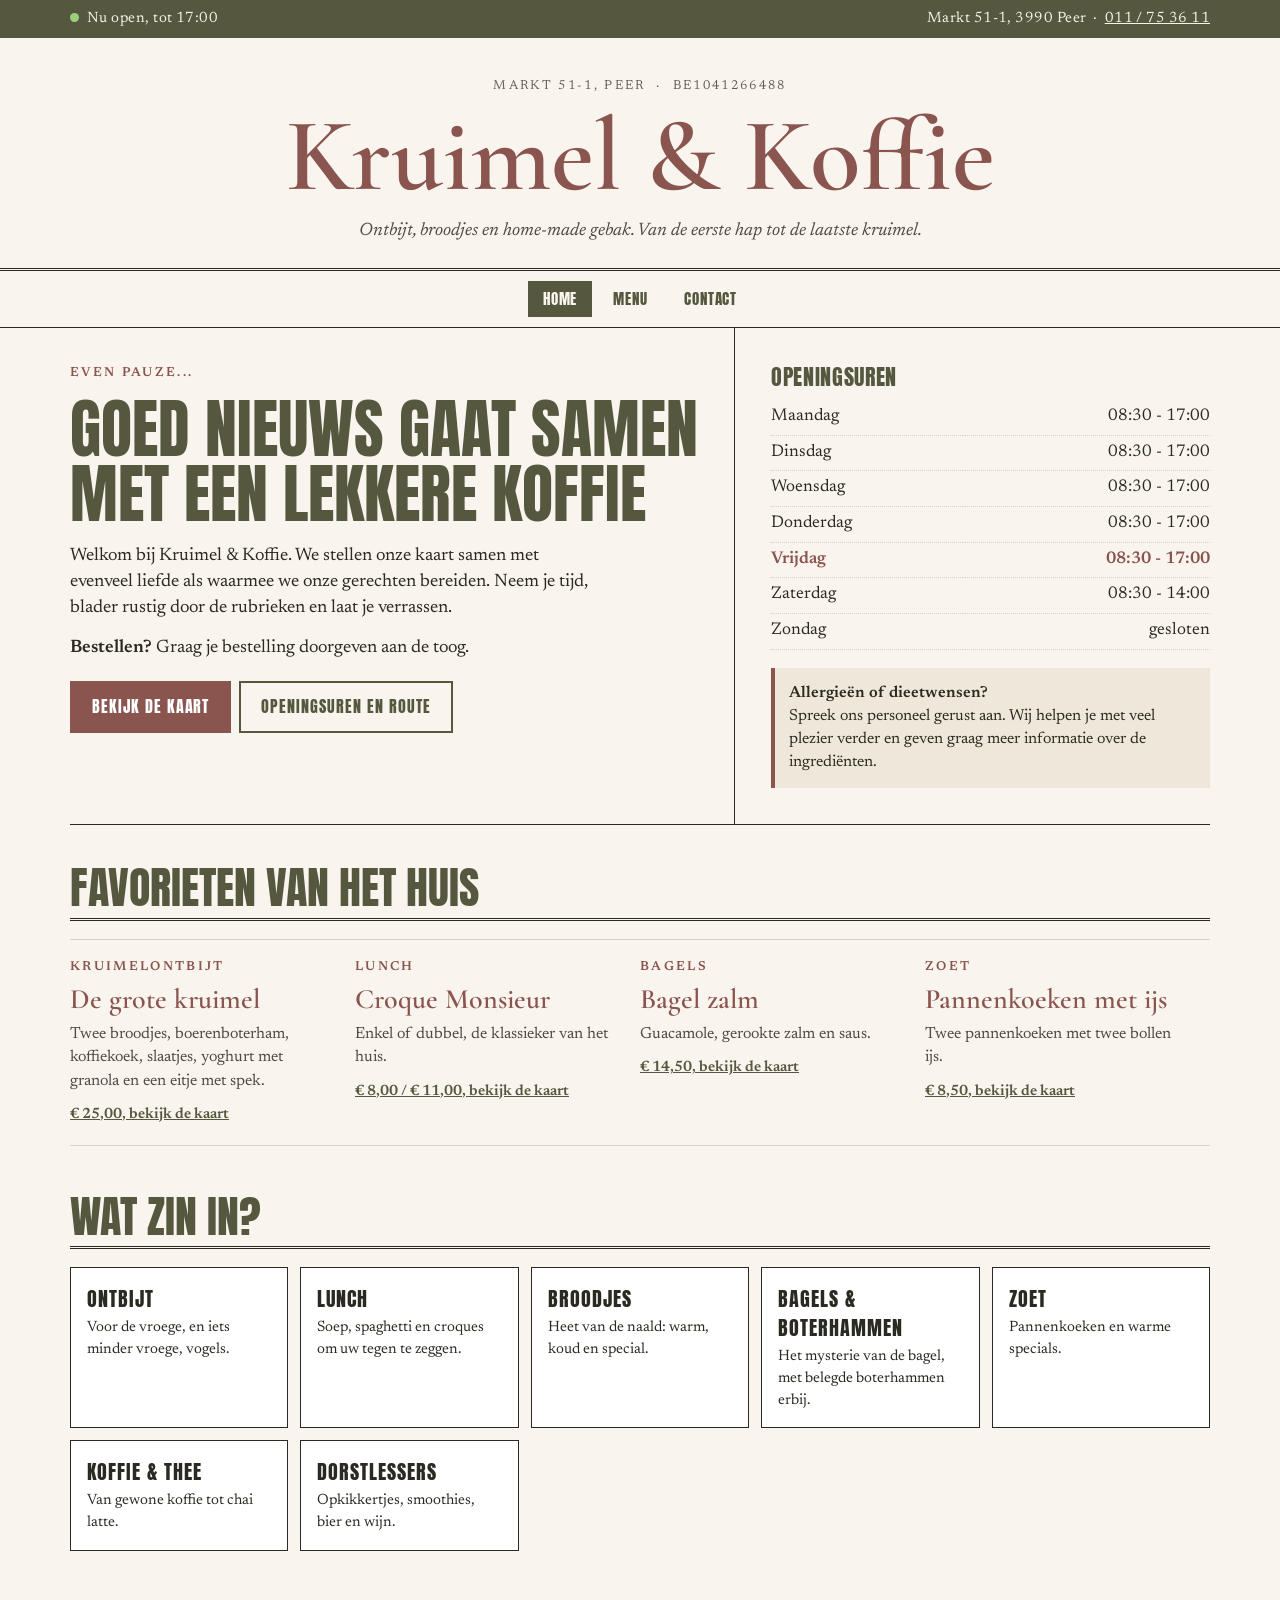
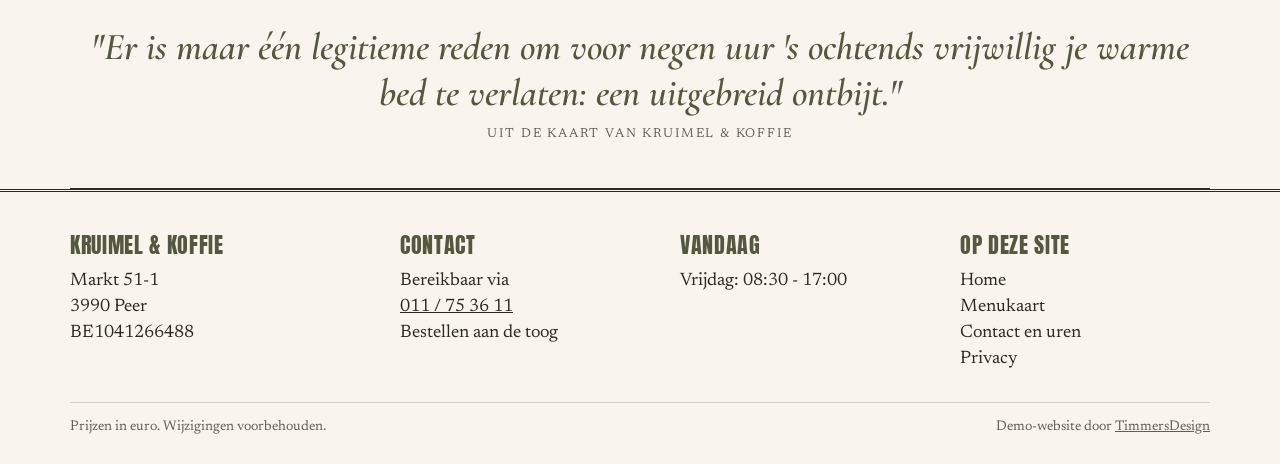
<file: index.html>
<!doctype html>
<html lang="nl">
<head>
<meta charset="utf-8">
<meta name="viewport" content="width=device-width,initial-scale=1">
<meta name="robots" content="noindex,nofollow">
<meta http-equiv="Content-Security-Policy" content="default-src 'self'; img-src 'self' data:; style-src 'self'; script-src 'self'; font-src 'self'; object-src 'none'; base-uri 'self'; form-action 'none'">
<meta name="referrer" content="strict-origin-when-cross-origin">
<meta name="theme-color" content="#55583f">
<title>Kruimel &amp; Koffie | Ontbijt, lunch en koffie op de Markt in Peer</title>
<meta name="description" content="Ontbijt, broodjes, bagels, croques en home-made gebak op de Markt in Peer. Bekijk de kaart, de openingsuren en kom langs voor een lekkere koffie.">
<link rel="canonical" href="https://timmersdesign.be/demo-kruimel-koffie/">
<link rel="icon" href="assets/favicon.svg" type="image/svg+xml">
<meta property="og:type" content="website">
<meta property="og:site_name" content="Kruimel &amp; Koffie">
<meta property="og:locale" content="nl_BE">
<meta property="og:title" content="Kruimel &amp; Koffie | Ontbijt, lunch en koffie op de Markt in Peer">
<meta property="og:description" content="Ontbijt, broodjes, bagels, croques en home-made gebak op de Markt in Peer. Bekijk de kaart, de openingsuren en kom langs voor een lekkere koffie.">
<meta property="og:url" content="https://timmersdesign.be/demo-kruimel-koffie/">
<meta property="og:image" content="https://timmersdesign.be/demo-kruimel-koffie/assets/og.png">
<meta property="og:image:width" content="1200">
<meta property="og:image:height" content="630">
<meta property="og:image:alt" content="Kruimel &amp; Koffie, ontbijt, lunch en koffie op de Markt in Peer">
<meta name="twitter:card" content="summary_large_image">
<meta name="twitter:title" content="Kruimel &amp; Koffie | Ontbijt, lunch en koffie op de Markt in Peer">
<meta name="twitter:description" content="Ontbijt, broodjes, bagels, croques en home-made gebak op de Markt in Peer. Bekijk de kaart, de openingsuren en kom langs voor een lekkere koffie.">
<meta name="twitter:image" content="https://timmersdesign.be/demo-kruimel-koffie/assets/og.png">
<link rel="preload" href="assets/fonts/anton-latin-400-normal.woff2" as="font" type="font/woff2" crossorigin><link rel="preload" href="assets/fonts/newsreader-latin-400-normal.woff2" as="font" type="font/woff2" crossorigin><link rel="preload" href="assets/fonts/cormorant-garamond-latin-600-normal.woff2" as="font" type="font/woff2" crossorigin>
<link rel="stylesheet" href="assets/style.css">
<script type="application/ld+json">{
 "@context": "https://schema.org",
 "@type": "CafeOrCoffeeShop",
 "name": "Kruimel & Koffie",
 "url": "https://timmersdesign.be/demo-kruimel-koffie/",
 "image": "https://timmersdesign.be/demo-kruimel-koffie/assets/og.png",
 "telephone": "+3211753611",
 "servesCuisine": [
  "Ontbijt",
  "Lunch",
  "Koffie"
 ],
 "hasMenu": "https://timmersdesign.be/demo-kruimel-koffie/menu.html",
 "address": {
  "@type": "PostalAddress",
  "streetAddress": "Markt 51-1",
  "postalCode": "3990",
  "addressLocality": "Peer",
  "addressCountry": "BE"
 },
 "openingHoursSpecification": [
  {
   "@type": "OpeningHoursSpecification",
   "dayOfWeek": "Monday",
   "opens": "08:30",
   "closes": "17:00"
  },
  {
   "@type": "OpeningHoursSpecification",
   "dayOfWeek": "Tuesday",
   "opens": "08:30",
   "closes": "17:00"
  },
  {
   "@type": "OpeningHoursSpecification",
   "dayOfWeek": "Wednesday",
   "opens": "08:30",
   "closes": "17:00"
  },
  {
   "@type": "OpeningHoursSpecification",
   "dayOfWeek": "Thursday",
   "opens": "08:30",
   "closes": "17:00"
  },
  {
   "@type": "OpeningHoursSpecification",
   "dayOfWeek": "Friday",
   "opens": "08:30",
   "closes": "17:00"
  },
  {
   "@type": "OpeningHoursSpecification",
   "dayOfWeek": "Saturday",
   "opens": "08:30",
   "closes": "14:00"
  }
 ],
 "vatID": "BE1041266488"
}</script>
</head><body>
<a class="skip" href="#main">Ga naar de inhoud</a>
<div class="bar"><div class="wrap"><span id="status" role="status"><i class="dot" aria-hidden="true"></i>Ma-vr 08:30 - 17:00, za 08:30 - 14:00</span><span>Markt 51-1, 3990 Peer &nbsp;·&nbsp; <a href="tel:+3211753611">011 / 75 36 11</a></span></div></div>
<header class="mast"><div class="wrap">
 <small>Markt 51-1, Peer &nbsp;·&nbsp; BE1041266488</small>
 <h1>Kruimel &amp; Koffie</h1>
 <p class="tag">Ontbijt, broodjes en home-made gebak. Van de eerste hap tot de laatste kruimel.</p>
</div></header>
<nav class="main" aria-label="Hoofdmenu"><div class="wrap"><a href="index.html" aria-current="page">Home</a><a href="menu.html">Menu</a><a href="contact.html">Contact</a></div></nav>

<main id="main">
<div class="wrap">
 <div class="hero">
  <div class="lead">
   <p class="kicker">Even pauze...</p>
   <h2>Goed nieuws gaat samen met een lekkere koffie</h2>
   <p>Welkom bij Kruimel &amp; Koffie. We stellen onze kaart samen met evenveel liefde als waarmee we onze gerechten bereiden. Neem je tijd, blader rustig door de rubrieken en laat je verrassen.</p>
   <p><strong>Bestellen?</strong> Graag je bestelling doorgeven aan de toog.</p>
   <a class="btn" href="menu.html">Bekijk de kaart</a><a class="btn alt" href="contact.html">Openingsuren en route</a>
  </div>
  <aside aria-labelledby="uren-h">
   <h2 id="uren-h">Openingsuren</h2>
   <table class="uren" id="uren"><caption class="sr">Openingsuren</caption><tbody><tr data-day="1"><th scope="row">Maandag</th><td>08:30 - 17:00</td></tr><tr data-day="2"><th scope="row">Dinsdag</th><td>08:30 - 17:00</td></tr><tr data-day="3"><th scope="row">Woensdag</th><td>08:30 - 17:00</td></tr><tr data-day="4"><th scope="row">Donderdag</th><td>08:30 - 17:00</td></tr><tr data-day="5"><th scope="row">Vrijdag</th><td>08:30 - 17:00</td></tr><tr data-day="6"><th scope="row">Zaterdag</th><td>08:30 - 14:00</td></tr><tr data-day="0"><th scope="row">Zondag</th><td>gesloten</td></tr></tbody></table>
   <div class="note"><strong>Allergieën of dieetwensen?</strong><br>Spreek ons personeel gerust aan. Wij helpen je met veel plezier verder en geven graag meer informatie over de ingrediënten.</div>
  </aside>
 </div>

 <section class="block" aria-labelledby="fav-h">
  <h2 id="fav-h" class="sech">Favorieten van het huis</h2>
  <ul class="favs"><li><span class="kicker">Kruimelontbijt</span><h3>De grote kruimel</h3><p>Twee broodjes, boerenboterham, koffiekoek, slaatjes, yoghurt met granola en een eitje met spek.</p><a class="more" href="menu.html#ontbijt">€&nbsp;25,00, bekijk de kaart</a></li><li><span class="kicker">Lunch</span><h3>Croque Monsieur</h3><p>Enkel of dubbel, de klassieker van het huis.</p><a class="more" href="menu.html#lunch">€&nbsp;8,00 / €&nbsp;11,00, bekijk de kaart</a></li><li><span class="kicker">Bagels</span><h3>Bagel zalm</h3><p>Guacamole, gerookte zalm en saus.</p><a class="more" href="menu.html#bagels">€&nbsp;14,50, bekijk de kaart</a></li><li><span class="kicker">Zoet</span><h3>Pannenkoeken met ijs</h3><p>Twee pannenkoeken met twee bollen ijs.</p><a class="more" href="menu.html#zoet">€&nbsp;8,50, bekijk de kaart</a></li></ul>
 </section>

 <section class="block" aria-labelledby="mom-h">
  <h2 id="mom-h" class="sech">Wat zin in?</h2>
  <ul class="cards"><li><a href="menu.html#ontbijt"><strong>Ontbijt</strong><span>Voor de vroege, en iets minder vroege, vogels.</span></a></li><li><a href="menu.html#lunch"><strong>Lunch</strong><span>Soep, spaghetti en croques om uw tegen te zeggen.</span></a></li><li><a href="menu.html#broodjes"><strong>Broodjes</strong><span>Heet van de naald: warm, koud en special.</span></a></li><li><a href="menu.html#bagels"><strong>Bagels &amp; boterhammen</strong><span>Het mysterie van de bagel, met belegde boterhammen erbij.</span></a></li><li><a href="menu.html#zoet"><strong>Zoet</strong><span>Pannenkoeken en warme specials.</span></a></li><li><a href="menu.html#koffie"><strong>Koffie &amp; thee</strong><span>Van gewone koffie tot chai latte.</span></a></li><li><a href="menu.html#dranken"><strong>Dorstlessers</strong><span>Opkikkertjes, smoothies, bier en wijn.</span></a></li></ul>
 </section>

 <p class="pull">"Er is maar één legitieme reden om voor negen uur 's ochtends vrijwillig je warme bed te verlaten: een uitgebreid ontbijt."<small>Uit de kaart van Kruimel &amp; Koffie</small></p>
</div>
</main>
<footer><div class="wrap">
 <div class="fgrid">
  <div><h2>Kruimel &amp; Koffie</h2><address>Markt 51-1<br>3990 Peer<br>BE1041266488</address></div>
  <div><h2>Contact</h2><p>Bereikbaar via<br><a href="tel:+3211753611">011 / 75 36 11</a><br>Bestellen aan de toog</p></div>
  <div><h2>Vandaag</h2><p id="today">Ma-vr 08:30 - 17:00, za 08:30 - 14:00, zo gesloten</p></div>
  <div><h2>Op deze site</h2><ul class="flinks"><li><a href="index.html">Home</a></li><li><a href="menu.html">Menukaart</a></li><li><a href="contact.html">Contact en uren</a></li><li><a href="privacy.html">Privacy</a></li></ul></div>
 </div>
 <div class="credit"><span>Prijzen in euro. Wijzigingen voorbehouden.</span><span>Demo-website door <a href="https://timmersdesign.be" rel="noopener noreferrer">TimmersDesign</a></span></div>
</div></footer>
<script src="assets/site.js" defer></script>
</body>
</html>
</file>
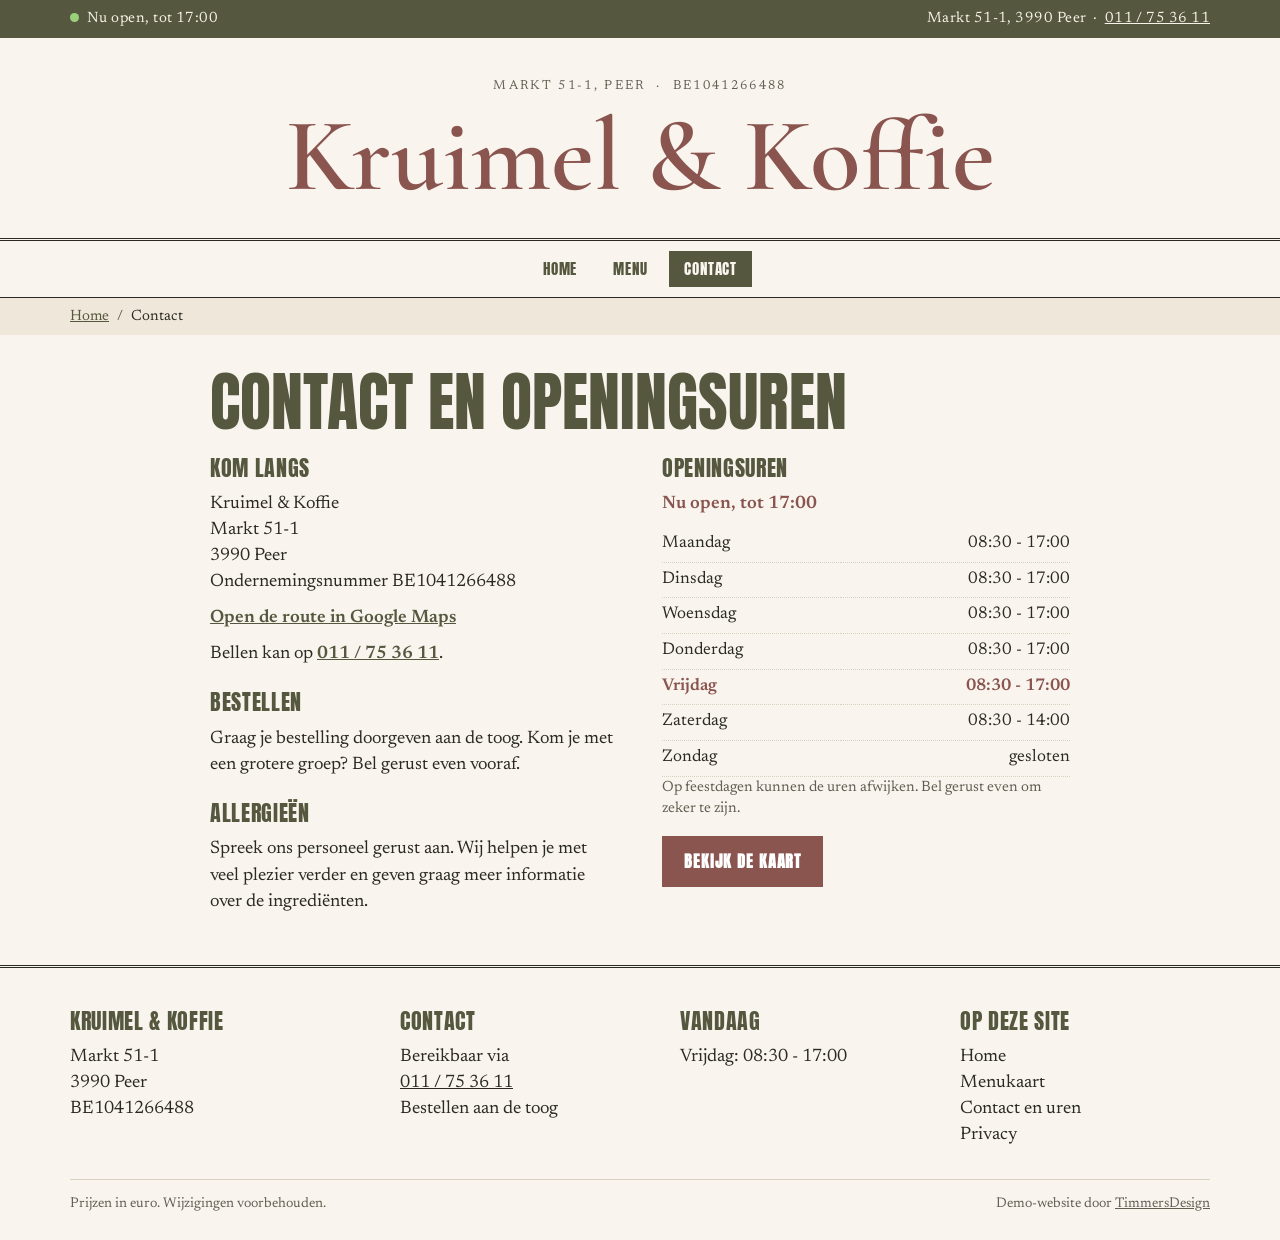
<file: contact.html>
<!doctype html>
<html lang="nl">
<head>
<meta charset="utf-8">
<meta name="viewport" content="width=device-width,initial-scale=1">
<meta name="robots" content="noindex,nofollow">
<meta http-equiv="Content-Security-Policy" content="default-src 'self'; img-src 'self' data:; style-src 'self'; script-src 'self'; font-src 'self'; object-src 'none'; base-uri 'self'; form-action 'none'">
<meta name="referrer" content="strict-origin-when-cross-origin">
<meta name="theme-color" content="#55583f">
<title>Contact en openingsuren | Kruimel &amp; Koffie Peer</title>
<meta name="description" content="Kruimel &amp; Koffie, Markt 51-1 in Peer. Openingsuren, telefoonnummer, route en praktische info over bestellen en allergieën.">
<link rel="canonical" href="https://timmersdesign.be/demo-kruimel-koffie/contact.html">
<link rel="icon" href="assets/favicon.svg" type="image/svg+xml">
<meta property="og:type" content="website">
<meta property="og:site_name" content="Kruimel &amp; Koffie">
<meta property="og:locale" content="nl_BE">
<meta property="og:title" content="Contact en openingsuren | Kruimel &amp; Koffie Peer">
<meta property="og:description" content="Kruimel &amp; Koffie, Markt 51-1 in Peer. Openingsuren, telefoonnummer, route en praktische info over bestellen en allergieën.">
<meta property="og:url" content="https://timmersdesign.be/demo-kruimel-koffie/contact.html">
<meta property="og:image" content="https://timmersdesign.be/demo-kruimel-koffie/assets/og.png">
<meta property="og:image:width" content="1200">
<meta property="og:image:height" content="630">
<meta property="og:image:alt" content="Kruimel &amp; Koffie, ontbijt, lunch en koffie op de Markt in Peer">
<meta name="twitter:card" content="summary_large_image">
<meta name="twitter:title" content="Contact en openingsuren | Kruimel &amp; Koffie Peer">
<meta name="twitter:description" content="Kruimel &amp; Koffie, Markt 51-1 in Peer. Openingsuren, telefoonnummer, route en praktische info over bestellen en allergieën.">
<meta name="twitter:image" content="https://timmersdesign.be/demo-kruimel-koffie/assets/og.png">
<link rel="preload" href="assets/fonts/anton-latin-400-normal.woff2" as="font" type="font/woff2" crossorigin><link rel="preload" href="assets/fonts/newsreader-latin-400-normal.woff2" as="font" type="font/woff2" crossorigin><link rel="preload" href="assets/fonts/cormorant-garamond-latin-600-normal.woff2" as="font" type="font/woff2" crossorigin>
<link rel="stylesheet" href="assets/style.css">
<script type="application/ld+json">{
 "@context": "https://schema.org",
 "@type": "CafeOrCoffeeShop",
 "name": "Kruimel & Koffie",
 "url": "https://timmersdesign.be/demo-kruimel-koffie/",
 "image": "https://timmersdesign.be/demo-kruimel-koffie/assets/og.png",
 "telephone": "+3211753611",
 "servesCuisine": [
  "Ontbijt",
  "Lunch",
  "Koffie"
 ],
 "hasMenu": "https://timmersdesign.be/demo-kruimel-koffie/menu.html",
 "address": {
  "@type": "PostalAddress",
  "streetAddress": "Markt 51-1",
  "postalCode": "3990",
  "addressLocality": "Peer",
  "addressCountry": "BE"
 },
 "openingHoursSpecification": [
  {
   "@type": "OpeningHoursSpecification",
   "dayOfWeek": "Monday",
   "opens": "08:30",
   "closes": "17:00"
  },
  {
   "@type": "OpeningHoursSpecification",
   "dayOfWeek": "Tuesday",
   "opens": "08:30",
   "closes": "17:00"
  },
  {
   "@type": "OpeningHoursSpecification",
   "dayOfWeek": "Wednesday",
   "opens": "08:30",
   "closes": "17:00"
  },
  {
   "@type": "OpeningHoursSpecification",
   "dayOfWeek": "Thursday",
   "opens": "08:30",
   "closes": "17:00"
  },
  {
   "@type": "OpeningHoursSpecification",
   "dayOfWeek": "Friday",
   "opens": "08:30",
   "closes": "17:00"
  },
  {
   "@type": "OpeningHoursSpecification",
   "dayOfWeek": "Saturday",
   "opens": "08:30",
   "closes": "14:00"
  }
 ],
 "vatID": "BE1041266488"
}</script>
</head><body>
<a class="skip" href="#main">Ga naar de inhoud</a>
<div class="bar"><div class="wrap"><span id="status" role="status"><i class="dot" aria-hidden="true"></i>Ma-vr 08:30 - 17:00, za 08:30 - 14:00</span><span>Markt 51-1, 3990 Peer &nbsp;·&nbsp; <a href="tel:+3211753611">011 / 75 36 11</a></span></div></div>
<header class="mast"><div class="wrap">
 <small>Markt 51-1, Peer &nbsp;·&nbsp; BE1041266488</small>
 <p class="brand"><a href="index.html">Kruimel &amp; Koffie</a></p>
 
</div></header>
<nav class="main" aria-label="Hoofdmenu"><div class="wrap"><a href="index.html">Home</a><a href="menu.html">Menu</a><a href="contact.html" aria-current="page">Contact</a></div></nav>
<nav class="crumbs" aria-label="Kruimelpad"><ol><li><a href="index.html">Home</a></li><li aria-current="page">Contact</li></ol></nav>
<main id="main">
<div class="wrap narrow">
 <h1 class="ph">Contact en openingsuren</h1>
 <div class="two">
  <section aria-labelledby="c1"><h2 id="c1">Kom langs</h2>
   <address>Kruimel & Koffie<br>Markt 51-1<br>3990 Peer<br>Ondernemingsnummer BE1041266488</address>
   <p><a href="https://www.google.com/maps/search/?api=1&amp;query=Kruimel+%26+Koffie+Markt+51-1+3990+Peer" rel="noopener noreferrer">Open de route in Google Maps</a></p>
   <p>Bellen kan op <a href="tel:+3211753611">011 / 75 36 11</a>.</p>
   <h2>Bestellen</h2><p>Graag je bestelling doorgeven aan de toog. Kom je met een grotere groep? Bel gerust even vooraf.</p>
   <h2>Allergieën</h2><p>Spreek ons personeel gerust aan. Wij helpen je met veel plezier verder en geven graag meer informatie over de ingrediënten.</p>
  </section>
  <section aria-labelledby="c2"><h2 id="c2">Openingsuren</h2>
   <p id="status2" class="live"></p>
   <table class="uren" id="uren"><caption class="sr">Openingsuren</caption><tbody><tr data-day="1"><th scope="row">Maandag</th><td>08:30 - 17:00</td></tr><tr data-day="2"><th scope="row">Dinsdag</th><td>08:30 - 17:00</td></tr><tr data-day="3"><th scope="row">Woensdag</th><td>08:30 - 17:00</td></tr><tr data-day="4"><th scope="row">Donderdag</th><td>08:30 - 17:00</td></tr><tr data-day="5"><th scope="row">Vrijdag</th><td>08:30 - 17:00</td></tr><tr data-day="6"><th scope="row">Zaterdag</th><td>08:30 - 14:00</td></tr><tr data-day="0"><th scope="row">Zondag</th><td>gesloten</td></tr></tbody></table>
   <p class="small">Op feestdagen kunnen de uren afwijken. Bel gerust even om zeker te zijn.</p>
   <p><a class="btn" href="menu.html">Bekijk de kaart</a></p>
  </section>
 </div>
</div>
</main>
<footer><div class="wrap">
 <div class="fgrid">
  <div><h2>Kruimel &amp; Koffie</h2><address>Markt 51-1<br>3990 Peer<br>BE1041266488</address></div>
  <div><h2>Contact</h2><p>Bereikbaar via<br><a href="tel:+3211753611">011 / 75 36 11</a><br>Bestellen aan de toog</p></div>
  <div><h2>Vandaag</h2><p id="today">Ma-vr 08:30 - 17:00, za 08:30 - 14:00, zo gesloten</p></div>
  <div><h2>Op deze site</h2><ul class="flinks"><li><a href="index.html">Home</a></li><li><a href="menu.html">Menukaart</a></li><li><a href="contact.html">Contact en uren</a></li><li><a href="privacy.html">Privacy</a></li></ul></div>
 </div>
 <div class="credit"><span>Prijzen in euro. Wijzigingen voorbehouden.</span><span>Demo-website door <a href="https://timmersdesign.be" rel="noopener noreferrer">TimmersDesign</a></span></div>
</div></footer>
<script src="assets/site.js" defer></script>
</body>
</html>
</file>
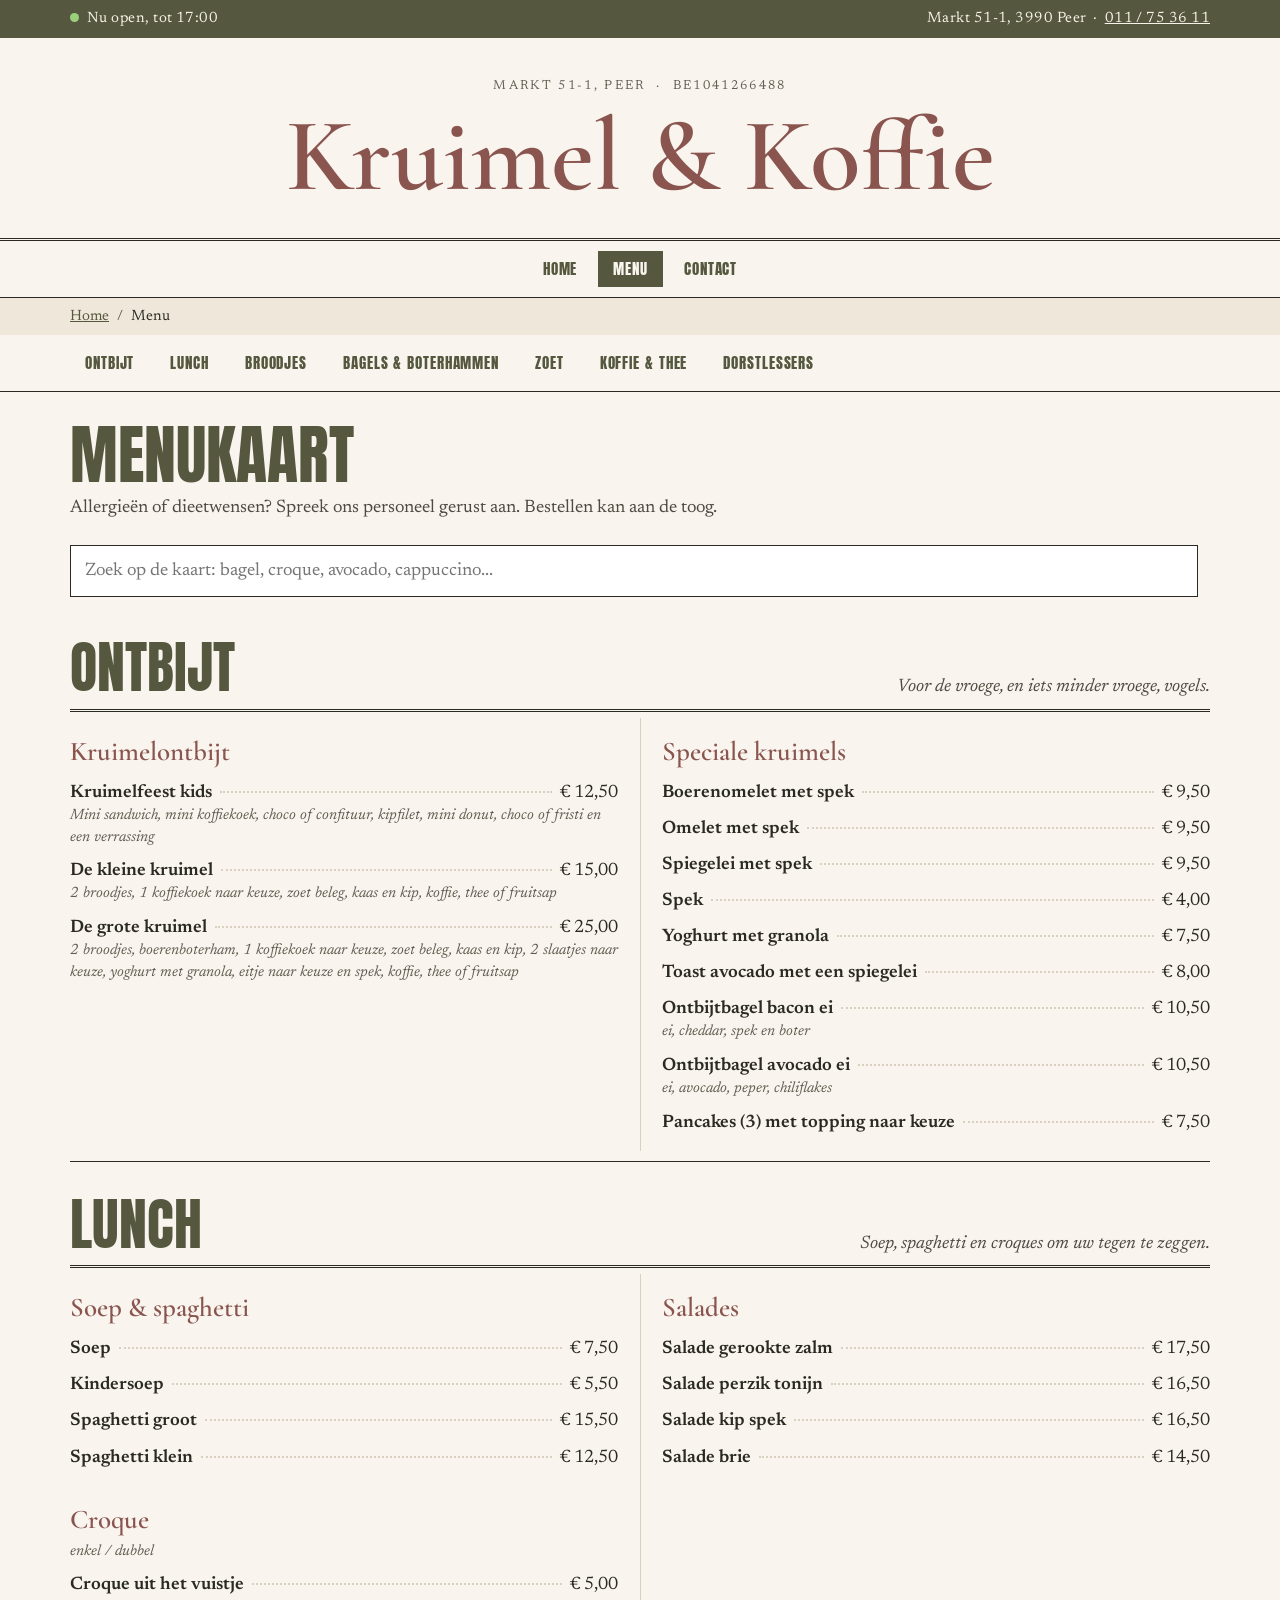
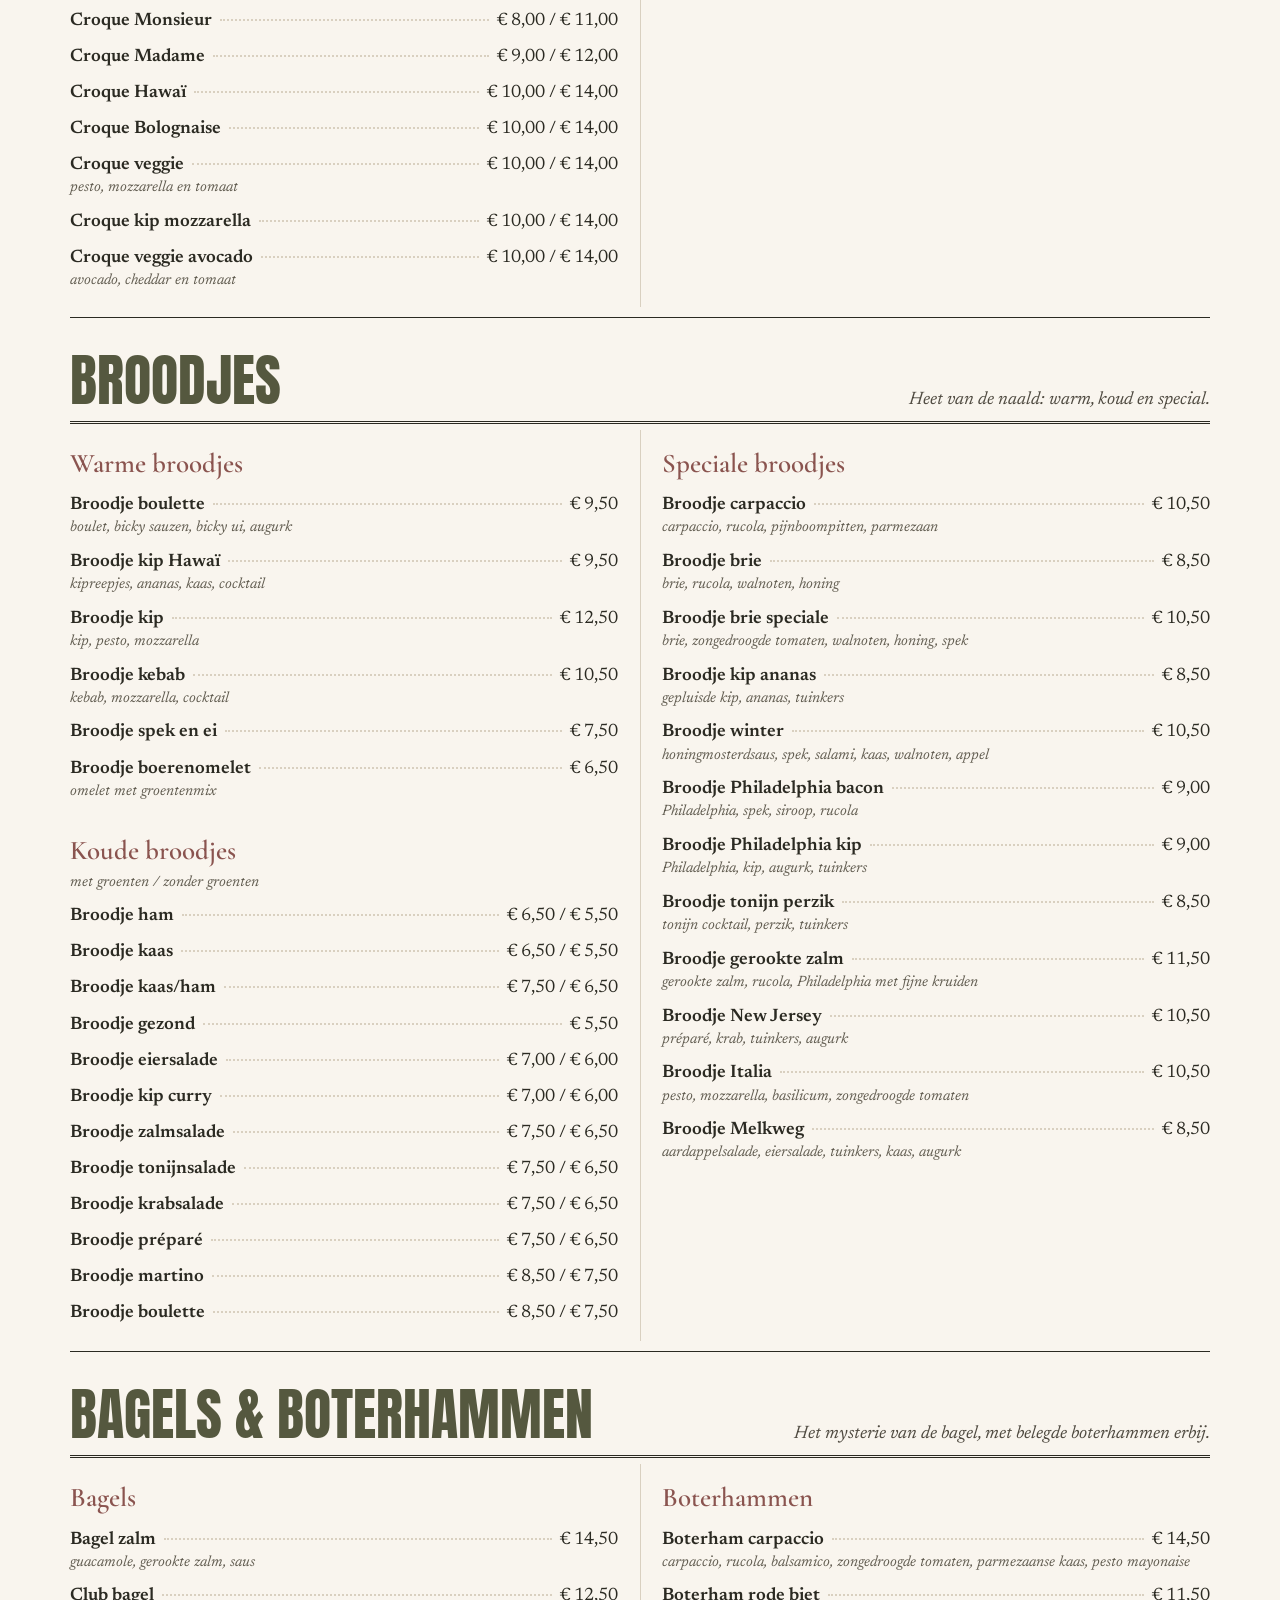
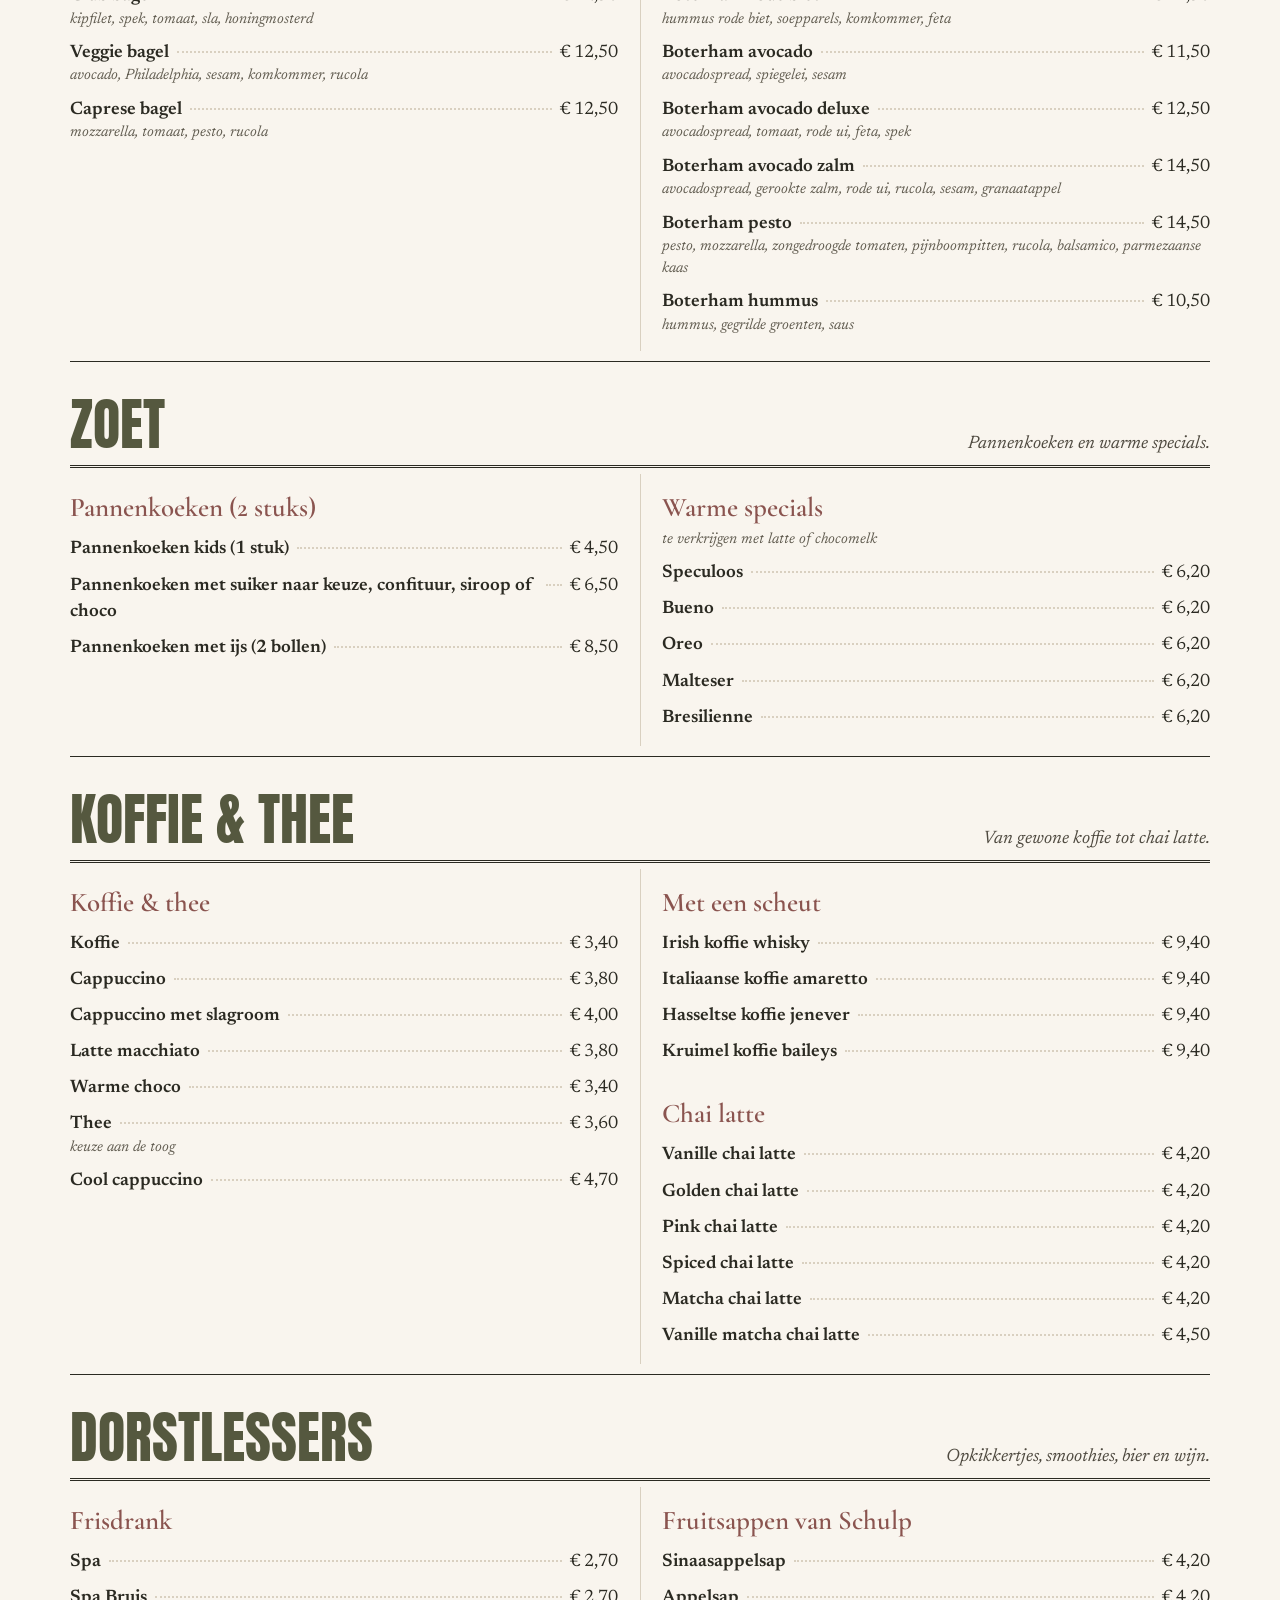
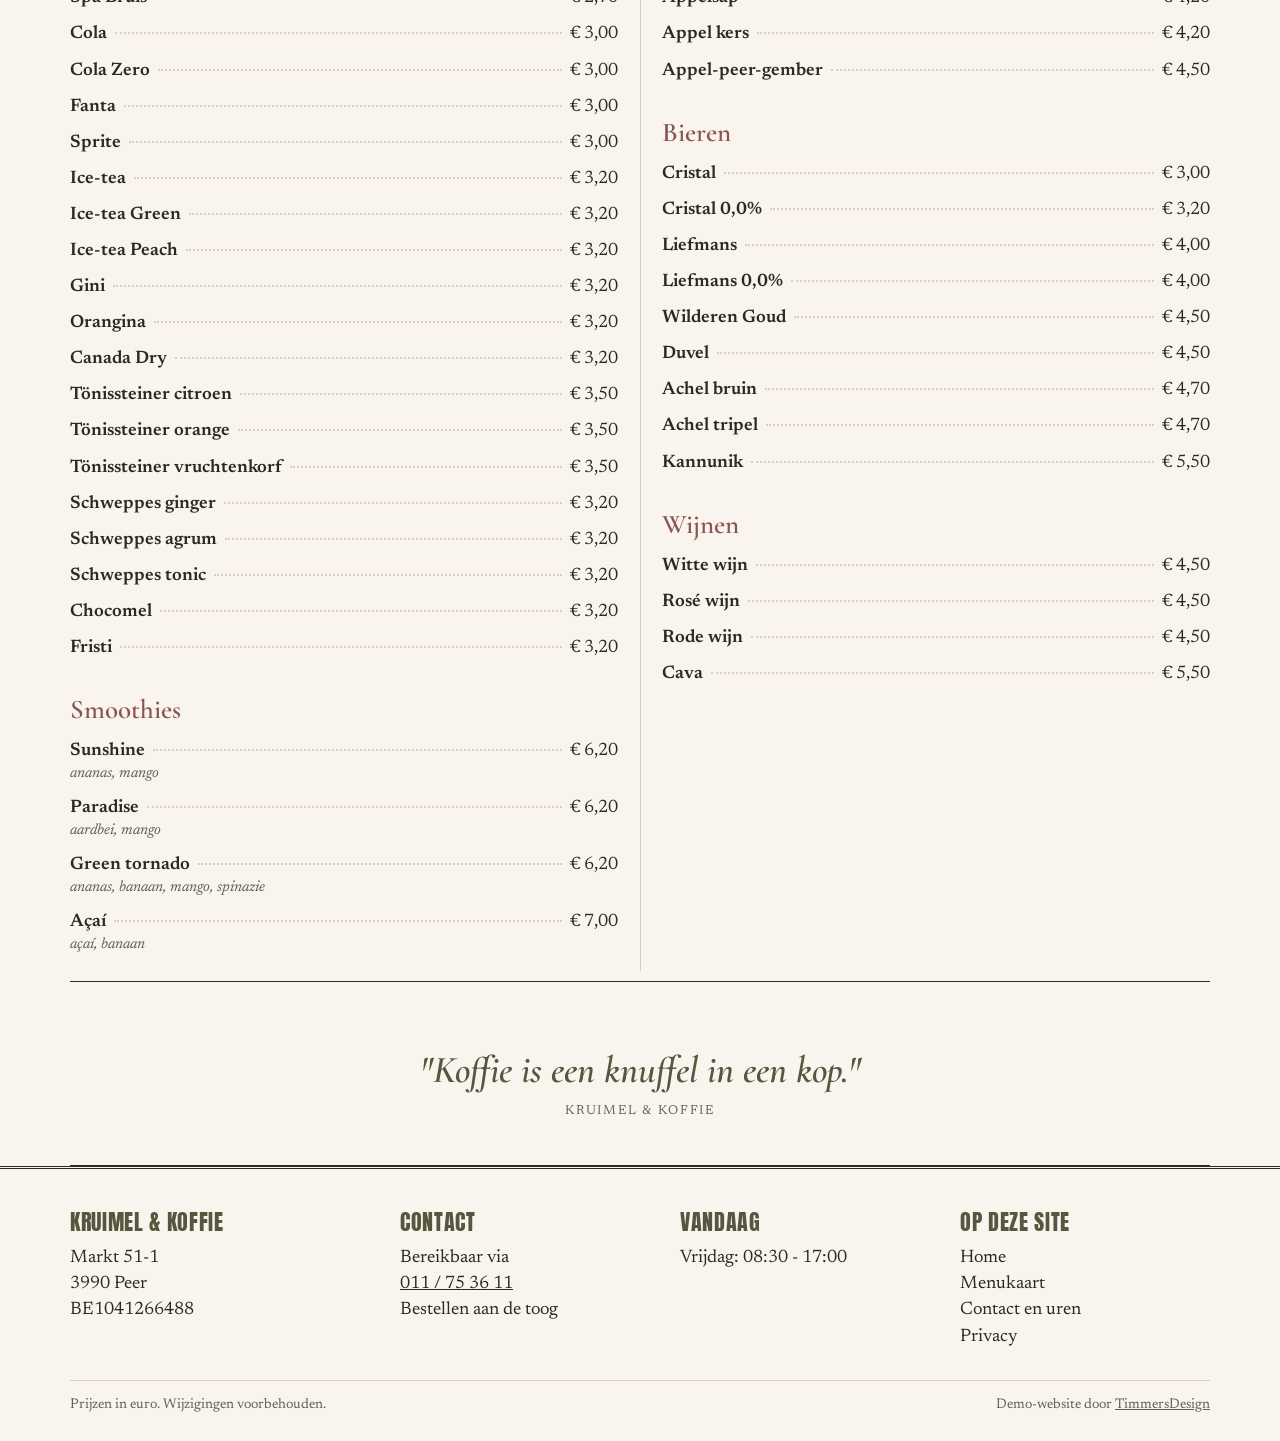
<file: menu.html>
<!doctype html>
<html lang="nl">
<head>
<meta charset="utf-8">
<meta name="viewport" content="width=device-width,initial-scale=1">
<meta name="robots" content="noindex,nofollow">
<meta http-equiv="Content-Security-Policy" content="default-src 'self'; img-src 'self' data:; style-src 'self'; script-src 'self'; font-src 'self'; object-src 'none'; base-uri 'self'; form-action 'none'">
<meta name="referrer" content="strict-origin-when-cross-origin">
<meta name="theme-color" content="#55583f">
<title>Menukaart | Kruimel &amp; Koffie Peer</title>
<meta name="description" content="De volledige kaart van Kruimel &amp; Koffie in Peer: ontbijt, lunch, broodjes, bagels, pannenkoeken, koffie, thee en dranken. Met alle prijzen.">
<link rel="canonical" href="https://timmersdesign.be/demo-kruimel-koffie/menu.html">
<link rel="icon" href="assets/favicon.svg" type="image/svg+xml">
<meta property="og:type" content="website">
<meta property="og:site_name" content="Kruimel &amp; Koffie">
<meta property="og:locale" content="nl_BE">
<meta property="og:title" content="Menukaart | Kruimel &amp; Koffie Peer">
<meta property="og:description" content="De volledige kaart van Kruimel &amp; Koffie in Peer: ontbijt, lunch, broodjes, bagels, pannenkoeken, koffie, thee en dranken. Met alle prijzen.">
<meta property="og:url" content="https://timmersdesign.be/demo-kruimel-koffie/menu.html">
<meta property="og:image" content="https://timmersdesign.be/demo-kruimel-koffie/assets/og.png">
<meta property="og:image:width" content="1200">
<meta property="og:image:height" content="630">
<meta property="og:image:alt" content="Kruimel &amp; Koffie, ontbijt, lunch en koffie op de Markt in Peer">
<meta name="twitter:card" content="summary_large_image">
<meta name="twitter:title" content="Menukaart | Kruimel &amp; Koffie Peer">
<meta name="twitter:description" content="De volledige kaart van Kruimel &amp; Koffie in Peer: ontbijt, lunch, broodjes, bagels, pannenkoeken, koffie, thee en dranken. Met alle prijzen.">
<meta name="twitter:image" content="https://timmersdesign.be/demo-kruimel-koffie/assets/og.png">
<link rel="preload" href="assets/fonts/anton-latin-400-normal.woff2" as="font" type="font/woff2" crossorigin><link rel="preload" href="assets/fonts/newsreader-latin-400-normal.woff2" as="font" type="font/woff2" crossorigin><link rel="preload" href="assets/fonts/cormorant-garamond-latin-600-normal.woff2" as="font" type="font/woff2" crossorigin>
<link rel="stylesheet" href="assets/style.css">

</head><body>
<a class="skip" href="#main">Ga naar de inhoud</a>
<div class="bar"><div class="wrap"><span id="status" role="status"><i class="dot" aria-hidden="true"></i>Ma-vr 08:30 - 17:00, za 08:30 - 14:00</span><span>Markt 51-1, 3990 Peer &nbsp;·&nbsp; <a href="tel:+3211753611">011 / 75 36 11</a></span></div></div>
<header class="mast"><div class="wrap">
 <small>Markt 51-1, Peer &nbsp;·&nbsp; BE1041266488</small>
 <p class="brand"><a href="index.html">Kruimel &amp; Koffie</a></p>
 
</div></header>
<nav class="main" aria-label="Hoofdmenu"><div class="wrap"><a href="index.html">Home</a><a href="menu.html" aria-current="page">Menu</a><a href="contact.html">Contact</a></div></nav>
<nav class="crumbs" aria-label="Kruimelpad"><ol><li><a href="index.html">Home</a></li><li aria-current="page">Menu</li></ol></nav>
<nav class="idx" aria-label="Rubrieken"><div class="wrap" id="idx"><a href="#ontbijt">Ontbijt</a><a href="#lunch">Lunch</a><a href="#broodjes">Broodjes</a><a href="#bagels">Bagels &amp; boterhammen</a><a href="#zoet">Zoet</a><a href="#koffie">Koffie &amp; thee</a><a href="#dranken">Dorstlessers</a></div></nav>
<main id="main">
<div class="wrap">
 <div class="menuhead"><h1>Menukaart</h1><p>Allergieën of dieetwensen? Spreek ons personeel gerust aan. Bestellen kan aan de toog.</p></div>
 <div class="find">
  <label class="sr" for="q">Zoek op de kaart</label>
  <input id="q" type="search" placeholder="Zoek op de kaart: bagel, croque, avocado, cappuccino..." autocomplete="off">
  <span id="count" aria-live="polite"></span>
 </div>
 <section class="cat" id="ontbijt" aria-labelledby="h-ontbijt"><header><h2 id="h-ontbijt">Ontbijt</h2><em>Voor de vroege, en iets minder vroege, vogels.</em></header><div class="cols"><div class="grp"><h3>Kruimelontbijt</h3><div class="it" data-s="kruimelfeest kids mini sandwich, mini koffiekoek, choco of confituur, kipfilet, mini donut, choco of fristi en een verrassing kruimelontbijt"><div class="row"><span class="n">Kruimelfeest kids</span><span class="dots" aria-hidden="true"></span><span class="p">€&nbsp;12,50</span></div><p class="d">Mini sandwich, mini koffiekoek, choco of confituur, kipfilet, mini donut, choco of fristi en een verrassing</p></div><div class="it" data-s="de kleine kruimel 2 broodjes, 1 koffiekoek naar keuze, zoet beleg, kaas en kip, koffie, thee of fruitsap kruimelontbijt"><div class="row"><span class="n">De kleine kruimel</span><span class="dots" aria-hidden="true"></span><span class="p">€&nbsp;15,00</span></div><p class="d">2 broodjes, 1 koffiekoek naar keuze, zoet beleg, kaas en kip, koffie, thee of fruitsap</p></div><div class="it" data-s="de grote kruimel 2 broodjes, boerenboterham, 1 koffiekoek naar keuze, zoet beleg, kaas en kip, 2 slaatjes naar keuze, yoghurt met granola, eitje naar keuze en spek, koffie, thee of fruitsap kruimelontbijt"><div class="row"><span class="n">De grote kruimel</span><span class="dots" aria-hidden="true"></span><span class="p">€&nbsp;25,00</span></div><p class="d">2 broodjes, boerenboterham, 1 koffiekoek naar keuze, zoet beleg, kaas en kip, 2 slaatjes naar keuze, yoghurt met granola, eitje naar keuze en spek, koffie, thee of fruitsap</p></div></div><div class="grp"><h3>Speciale kruimels</h3><div class="it" data-s="boerenomelet met spek  speciale kruimels"><div class="row"><span class="n">Boerenomelet met spek</span><span class="dots" aria-hidden="true"></span><span class="p">€&nbsp;9,50</span></div></div><div class="it" data-s="omelet met spek  speciale kruimels"><div class="row"><span class="n">Omelet met spek</span><span class="dots" aria-hidden="true"></span><span class="p">€&nbsp;9,50</span></div></div><div class="it" data-s="spiegelei met spek  speciale kruimels"><div class="row"><span class="n">Spiegelei met spek</span><span class="dots" aria-hidden="true"></span><span class="p">€&nbsp;9,50</span></div></div><div class="it" data-s="spek  speciale kruimels"><div class="row"><span class="n">Spek</span><span class="dots" aria-hidden="true"></span><span class="p">€&nbsp;4,00</span></div></div><div class="it" data-s="yoghurt met granola  speciale kruimels"><div class="row"><span class="n">Yoghurt met granola</span><span class="dots" aria-hidden="true"></span><span class="p">€&nbsp;7,50</span></div></div><div class="it" data-s="toast avocado met een spiegelei  speciale kruimels"><div class="row"><span class="n">Toast avocado met een spiegelei</span><span class="dots" aria-hidden="true"></span><span class="p">€&nbsp;8,00</span></div></div><div class="it" data-s="ontbijtbagel bacon ei ei, cheddar, spek en boter speciale kruimels"><div class="row"><span class="n">Ontbijtbagel bacon ei</span><span class="dots" aria-hidden="true"></span><span class="p">€&nbsp;10,50</span></div><p class="d">ei, cheddar, spek en boter</p></div><div class="it" data-s="ontbijtbagel avocado ei ei, avocado, peper, chiliflakes speciale kruimels"><div class="row"><span class="n">Ontbijtbagel avocado ei</span><span class="dots" aria-hidden="true"></span><span class="p">€&nbsp;10,50</span></div><p class="d">ei, avocado, peper, chiliflakes</p></div><div class="it" data-s="pancakes (3) met topping naar keuze  speciale kruimels"><div class="row"><span class="n">Pancakes (3) met topping naar keuze</span><span class="dots" aria-hidden="true"></span><span class="p">€&nbsp;7,50</span></div></div></div></div></section><section class="cat" id="lunch" aria-labelledby="h-lunch"><header><h2 id="h-lunch">Lunch</h2><em>Soep, spaghetti en croques om uw tegen te zeggen.</em></header><div class="cols"><div class="grp"><h3>Soep &amp; spaghetti</h3><div class="it" data-s="soep  soep &amp; spaghetti"><div class="row"><span class="n">Soep</span><span class="dots" aria-hidden="true"></span><span class="p">€&nbsp;7,50</span></div></div><div class="it" data-s="kindersoep  soep &amp; spaghetti"><div class="row"><span class="n">Kindersoep</span><span class="dots" aria-hidden="true"></span><span class="p">€&nbsp;5,50</span></div></div><div class="it" data-s="spaghetti groot  soep &amp; spaghetti"><div class="row"><span class="n">Spaghetti groot</span><span class="dots" aria-hidden="true"></span><span class="p">€&nbsp;15,50</span></div></div><div class="it" data-s="spaghetti klein  soep &amp; spaghetti"><div class="row"><span class="n">Spaghetti klein</span><span class="dots" aria-hidden="true"></span><span class="p">€&nbsp;12,50</span></div></div></div><div class="grp"><h3>Croque</h3><p class="sub">enkel / dubbel</p><div class="it" data-s="croque uit het vuistje  croque"><div class="row"><span class="n">Croque uit het vuistje</span><span class="dots" aria-hidden="true"></span><span class="p">€&nbsp;5,00</span></div></div><div class="it" data-s="croque monsieur  croque"><div class="row"><span class="n">Croque Monsieur</span><span class="dots" aria-hidden="true"></span><span class="p">€&nbsp;8,00 / €&nbsp;11,00</span></div></div><div class="it" data-s="croque madame  croque"><div class="row"><span class="n">Croque Madame</span><span class="dots" aria-hidden="true"></span><span class="p">€&nbsp;9,00 / €&nbsp;12,00</span></div></div><div class="it" data-s="croque hawai  croque"><div class="row"><span class="n">Croque Hawaï</span><span class="dots" aria-hidden="true"></span><span class="p">€&nbsp;10,00 / €&nbsp;14,00</span></div></div><div class="it" data-s="croque bolognaise  croque"><div class="row"><span class="n">Croque Bolognaise</span><span class="dots" aria-hidden="true"></span><span class="p">€&nbsp;10,00 / €&nbsp;14,00</span></div></div><div class="it" data-s="croque veggie pesto, mozzarella en tomaat croque"><div class="row"><span class="n">Croque veggie</span><span class="dots" aria-hidden="true"></span><span class="p">€&nbsp;10,00 / €&nbsp;14,00</span></div><p class="d">pesto, mozzarella en tomaat</p></div><div class="it" data-s="croque kip mozzarella  croque"><div class="row"><span class="n">Croque kip mozzarella</span><span class="dots" aria-hidden="true"></span><span class="p">€&nbsp;10,00 / €&nbsp;14,00</span></div></div><div class="it" data-s="croque veggie avocado avocado, cheddar en tomaat croque"><div class="row"><span class="n">Croque veggie avocado</span><span class="dots" aria-hidden="true"></span><span class="p">€&nbsp;10,00 / €&nbsp;14,00</span></div><p class="d">avocado, cheddar en tomaat</p></div></div><div class="grp"><h3>Salades</h3><div class="it" data-s="salade gerookte zalm  salades"><div class="row"><span class="n">Salade gerookte zalm</span><span class="dots" aria-hidden="true"></span><span class="p">€&nbsp;17,50</span></div></div><div class="it" data-s="salade perzik tonijn  salades"><div class="row"><span class="n">Salade perzik tonijn</span><span class="dots" aria-hidden="true"></span><span class="p">€&nbsp;16,50</span></div></div><div class="it" data-s="salade kip spek  salades"><div class="row"><span class="n">Salade kip spek</span><span class="dots" aria-hidden="true"></span><span class="p">€&nbsp;16,50</span></div></div><div class="it" data-s="salade brie  salades"><div class="row"><span class="n">Salade brie</span><span class="dots" aria-hidden="true"></span><span class="p">€&nbsp;14,50</span></div></div></div></div></section><section class="cat" id="broodjes" aria-labelledby="h-broodjes"><header><h2 id="h-broodjes">Broodjes</h2><em>Heet van de naald: warm, koud en special.</em></header><div class="cols"><div class="grp"><h3>Warme broodjes</h3><div class="it" data-s="broodje boulette boulet, bicky sauzen, bicky ui, augurk warme broodjes"><div class="row"><span class="n">Broodje boulette</span><span class="dots" aria-hidden="true"></span><span class="p">€&nbsp;9,50</span></div><p class="d">boulet, bicky sauzen, bicky ui, augurk</p></div><div class="it" data-s="broodje kip hawai kipreepjes, ananas, kaas, cocktail warme broodjes"><div class="row"><span class="n">Broodje kip Hawaï</span><span class="dots" aria-hidden="true"></span><span class="p">€&nbsp;9,50</span></div><p class="d">kipreepjes, ananas, kaas, cocktail</p></div><div class="it" data-s="broodje kip kip, pesto, mozzarella warme broodjes"><div class="row"><span class="n">Broodje kip</span><span class="dots" aria-hidden="true"></span><span class="p">€&nbsp;12,50</span></div><p class="d">kip, pesto, mozzarella</p></div><div class="it" data-s="broodje kebab kebab, mozzarella, cocktail warme broodjes"><div class="row"><span class="n">Broodje kebab</span><span class="dots" aria-hidden="true"></span><span class="p">€&nbsp;10,50</span></div><p class="d">kebab, mozzarella, cocktail</p></div><div class="it" data-s="broodje spek en ei  warme broodjes"><div class="row"><span class="n">Broodje spek en ei</span><span class="dots" aria-hidden="true"></span><span class="p">€&nbsp;7,50</span></div></div><div class="it" data-s="broodje boerenomelet omelet met groentenmix warme broodjes"><div class="row"><span class="n">Broodje boerenomelet</span><span class="dots" aria-hidden="true"></span><span class="p">€&nbsp;6,50</span></div><p class="d">omelet met groentenmix</p></div></div><div class="grp"><h3>Koude broodjes</h3><p class="sub">met groenten / zonder groenten</p><div class="it" data-s="broodje ham  koude broodjes"><div class="row"><span class="n">Broodje ham</span><span class="dots" aria-hidden="true"></span><span class="p">€&nbsp;6,50 / €&nbsp;5,50</span></div></div><div class="it" data-s="broodje kaas  koude broodjes"><div class="row"><span class="n">Broodje kaas</span><span class="dots" aria-hidden="true"></span><span class="p">€&nbsp;6,50 / €&nbsp;5,50</span></div></div><div class="it" data-s="broodje kaas/ham  koude broodjes"><div class="row"><span class="n">Broodje kaas/ham</span><span class="dots" aria-hidden="true"></span><span class="p">€&nbsp;7,50 / €&nbsp;6,50</span></div></div><div class="it" data-s="broodje gezond  koude broodjes"><div class="row"><span class="n">Broodje gezond</span><span class="dots" aria-hidden="true"></span><span class="p">€&nbsp;5,50</span></div></div><div class="it" data-s="broodje eiersalade  koude broodjes"><div class="row"><span class="n">Broodje eiersalade</span><span class="dots" aria-hidden="true"></span><span class="p">€&nbsp;7,00 / €&nbsp;6,00</span></div></div><div class="it" data-s="broodje kip curry  koude broodjes"><div class="row"><span class="n">Broodje kip curry</span><span class="dots" aria-hidden="true"></span><span class="p">€&nbsp;7,00 / €&nbsp;6,00</span></div></div><div class="it" data-s="broodje zalmsalade  koude broodjes"><div class="row"><span class="n">Broodje zalmsalade</span><span class="dots" aria-hidden="true"></span><span class="p">€&nbsp;7,50 / €&nbsp;6,50</span></div></div><div class="it" data-s="broodje tonijnsalade  koude broodjes"><div class="row"><span class="n">Broodje tonijnsalade</span><span class="dots" aria-hidden="true"></span><span class="p">€&nbsp;7,50 / €&nbsp;6,50</span></div></div><div class="it" data-s="broodje krabsalade  koude broodjes"><div class="row"><span class="n">Broodje krabsalade</span><span class="dots" aria-hidden="true"></span><span class="p">€&nbsp;7,50 / €&nbsp;6,50</span></div></div><div class="it" data-s="broodje prepare  koude broodjes"><div class="row"><span class="n">Broodje préparé</span><span class="dots" aria-hidden="true"></span><span class="p">€&nbsp;7,50 / €&nbsp;6,50</span></div></div><div class="it" data-s="broodje martino  koude broodjes"><div class="row"><span class="n">Broodje martino</span><span class="dots" aria-hidden="true"></span><span class="p">€&nbsp;8,50 / €&nbsp;7,50</span></div></div><div class="it" data-s="broodje boulette  koude broodjes"><div class="row"><span class="n">Broodje boulette</span><span class="dots" aria-hidden="true"></span><span class="p">€&nbsp;8,50 / €&nbsp;7,50</span></div></div></div><div class="grp"><h3>Speciale broodjes</h3><div class="it" data-s="broodje carpaccio carpaccio, rucola, pijnboompitten, parmezaan speciale broodjes"><div class="row"><span class="n">Broodje carpaccio</span><span class="dots" aria-hidden="true"></span><span class="p">€&nbsp;10,50</span></div><p class="d">carpaccio, rucola, pijnboompitten, parmezaan</p></div><div class="it" data-s="broodje brie brie, rucola, walnoten, honing speciale broodjes"><div class="row"><span class="n">Broodje brie</span><span class="dots" aria-hidden="true"></span><span class="p">€&nbsp;8,50</span></div><p class="d">brie, rucola, walnoten, honing</p></div><div class="it" data-s="broodje brie speciale brie, zongedroogde tomaten, walnoten, honing, spek speciale broodjes"><div class="row"><span class="n">Broodje brie speciale</span><span class="dots" aria-hidden="true"></span><span class="p">€&nbsp;10,50</span></div><p class="d">brie, zongedroogde tomaten, walnoten, honing, spek</p></div><div class="it" data-s="broodje kip ananas gepluisde kip, ananas, tuinkers speciale broodjes"><div class="row"><span class="n">Broodje kip ananas</span><span class="dots" aria-hidden="true"></span><span class="p">€&nbsp;8,50</span></div><p class="d">gepluisde kip, ananas, tuinkers</p></div><div class="it" data-s="broodje winter honingmosterdsaus, spek, salami, kaas, walnoten, appel speciale broodjes"><div class="row"><span class="n">Broodje winter</span><span class="dots" aria-hidden="true"></span><span class="p">€&nbsp;10,50</span></div><p class="d">honingmosterdsaus, spek, salami, kaas, walnoten, appel</p></div><div class="it" data-s="broodje philadelphia bacon philadelphia, spek, siroop, rucola speciale broodjes"><div class="row"><span class="n">Broodje Philadelphia bacon</span><span class="dots" aria-hidden="true"></span><span class="p">€&nbsp;9,00</span></div><p class="d">Philadelphia, spek, siroop, rucola</p></div><div class="it" data-s="broodje philadelphia kip philadelphia, kip, augurk, tuinkers speciale broodjes"><div class="row"><span class="n">Broodje Philadelphia kip</span><span class="dots" aria-hidden="true"></span><span class="p">€&nbsp;9,00</span></div><p class="d">Philadelphia, kip, augurk, tuinkers</p></div><div class="it" data-s="broodje tonijn perzik tonijn cocktail, perzik, tuinkers speciale broodjes"><div class="row"><span class="n">Broodje tonijn perzik</span><span class="dots" aria-hidden="true"></span><span class="p">€&nbsp;8,50</span></div><p class="d">tonijn cocktail, perzik, tuinkers</p></div><div class="it" data-s="broodje gerookte zalm gerookte zalm, rucola, philadelphia met fijne kruiden speciale broodjes"><div class="row"><span class="n">Broodje gerookte zalm</span><span class="dots" aria-hidden="true"></span><span class="p">€&nbsp;11,50</span></div><p class="d">gerookte zalm, rucola, Philadelphia met fijne kruiden</p></div><div class="it" data-s="broodje new jersey prepare, krab, tuinkers, augurk speciale broodjes"><div class="row"><span class="n">Broodje New Jersey</span><span class="dots" aria-hidden="true"></span><span class="p">€&nbsp;10,50</span></div><p class="d">préparé, krab, tuinkers, augurk</p></div><div class="it" data-s="broodje italia pesto, mozzarella, basilicum, zongedroogde tomaten speciale broodjes"><div class="row"><span class="n">Broodje Italia</span><span class="dots" aria-hidden="true"></span><span class="p">€&nbsp;10,50</span></div><p class="d">pesto, mozzarella, basilicum, zongedroogde tomaten</p></div><div class="it" data-s="broodje melkweg aardappelsalade, eiersalade, tuinkers, kaas, augurk speciale broodjes"><div class="row"><span class="n">Broodje Melkweg</span><span class="dots" aria-hidden="true"></span><span class="p">€&nbsp;8,50</span></div><p class="d">aardappelsalade, eiersalade, tuinkers, kaas, augurk</p></div></div></div></section><section class="cat" id="bagels" aria-labelledby="h-bagels"><header><h2 id="h-bagels">Bagels &amp; boterhammen</h2><em>Het mysterie van de bagel, met belegde boterhammen erbij.</em></header><div class="cols"><div class="grp"><h3>Bagels</h3><div class="it" data-s="bagel zalm guacamole, gerookte zalm, saus bagels"><div class="row"><span class="n">Bagel zalm</span><span class="dots" aria-hidden="true"></span><span class="p">€&nbsp;14,50</span></div><p class="d">guacamole, gerookte zalm, saus</p></div><div class="it" data-s="club bagel kipfilet, spek, tomaat, sla, honingmosterd bagels"><div class="row"><span class="n">Club bagel</span><span class="dots" aria-hidden="true"></span><span class="p">€&nbsp;12,50</span></div><p class="d">kipfilet, spek, tomaat, sla, honingmosterd</p></div><div class="it" data-s="veggie bagel avocado, philadelphia, sesam, komkommer, rucola bagels"><div class="row"><span class="n">Veggie bagel</span><span class="dots" aria-hidden="true"></span><span class="p">€&nbsp;12,50</span></div><p class="d">avocado, Philadelphia, sesam, komkommer, rucola</p></div><div class="it" data-s="caprese bagel mozzarella, tomaat, pesto, rucola bagels"><div class="row"><span class="n">Caprese bagel</span><span class="dots" aria-hidden="true"></span><span class="p">€&nbsp;12,50</span></div><p class="d">mozzarella, tomaat, pesto, rucola</p></div></div><div class="grp"><h3>Boterhammen</h3><div class="it" data-s="boterham carpaccio carpaccio, rucola, balsamico, zongedroogde tomaten, parmezaanse kaas, pesto mayonaise boterhammen"><div class="row"><span class="n">Boterham carpaccio</span><span class="dots" aria-hidden="true"></span><span class="p">€&nbsp;14,50</span></div><p class="d">carpaccio, rucola, balsamico, zongedroogde tomaten, parmezaanse kaas, pesto mayonaise</p></div><div class="it" data-s="boterham rode biet hummus rode biet, soepparels, komkommer, feta boterhammen"><div class="row"><span class="n">Boterham rode biet</span><span class="dots" aria-hidden="true"></span><span class="p">€&nbsp;11,50</span></div><p class="d">hummus rode biet, soepparels, komkommer, feta</p></div><div class="it" data-s="boterham avocado avocadospread, spiegelei, sesam boterhammen"><div class="row"><span class="n">Boterham avocado</span><span class="dots" aria-hidden="true"></span><span class="p">€&nbsp;11,50</span></div><p class="d">avocadospread, spiegelei, sesam</p></div><div class="it" data-s="boterham avocado deluxe avocadospread, tomaat, rode ui, feta, spek boterhammen"><div class="row"><span class="n">Boterham avocado deluxe</span><span class="dots" aria-hidden="true"></span><span class="p">€&nbsp;12,50</span></div><p class="d">avocadospread, tomaat, rode ui, feta, spek</p></div><div class="it" data-s="boterham avocado zalm avocadospread, gerookte zalm, rode ui, rucola, sesam, granaatappel boterhammen"><div class="row"><span class="n">Boterham avocado zalm</span><span class="dots" aria-hidden="true"></span><span class="p">€&nbsp;14,50</span></div><p class="d">avocadospread, gerookte zalm, rode ui, rucola, sesam, granaatappel</p></div><div class="it" data-s="boterham pesto pesto, mozzarella, zongedroogde tomaten, pijnboompitten, rucola, balsamico, parmezaanse kaas boterhammen"><div class="row"><span class="n">Boterham pesto</span><span class="dots" aria-hidden="true"></span><span class="p">€&nbsp;14,50</span></div><p class="d">pesto, mozzarella, zongedroogde tomaten, pijnboompitten, rucola, balsamico, parmezaanse kaas</p></div><div class="it" data-s="boterham hummus hummus, gegrilde groenten, saus boterhammen"><div class="row"><span class="n">Boterham hummus</span><span class="dots" aria-hidden="true"></span><span class="p">€&nbsp;10,50</span></div><p class="d">hummus, gegrilde groenten, saus</p></div></div></div></section><section class="cat" id="zoet" aria-labelledby="h-zoet"><header><h2 id="h-zoet">Zoet</h2><em>Pannenkoeken en warme specials.</em></header><div class="cols"><div class="grp"><h3>Pannenkoeken (2 stuks)</h3><div class="it" data-s="pannenkoeken kids (1 stuk)  pannenkoeken (2 stuks)"><div class="row"><span class="n">Pannenkoeken kids (1 stuk)</span><span class="dots" aria-hidden="true"></span><span class="p">€&nbsp;4,50</span></div></div><div class="it" data-s="pannenkoeken met suiker naar keuze, confituur, siroop of choco  pannenkoeken (2 stuks)"><div class="row"><span class="n">Pannenkoeken met suiker naar keuze, confituur, siroop of choco</span><span class="dots" aria-hidden="true"></span><span class="p">€&nbsp;6,50</span></div></div><div class="it" data-s="pannenkoeken met ijs (2 bollen)  pannenkoeken (2 stuks)"><div class="row"><span class="n">Pannenkoeken met ijs (2 bollen)</span><span class="dots" aria-hidden="true"></span><span class="p">€&nbsp;8,50</span></div></div></div><div class="grp"><h3>Warme specials</h3><p class="sub">te verkrijgen met latte of chocomelk</p><div class="it" data-s="speculoos  warme specials"><div class="row"><span class="n">Speculoos</span><span class="dots" aria-hidden="true"></span><span class="p">€&nbsp;6,20</span></div></div><div class="it" data-s="bueno  warme specials"><div class="row"><span class="n">Bueno</span><span class="dots" aria-hidden="true"></span><span class="p">€&nbsp;6,20</span></div></div><div class="it" data-s="oreo  warme specials"><div class="row"><span class="n">Oreo</span><span class="dots" aria-hidden="true"></span><span class="p">€&nbsp;6,20</span></div></div><div class="it" data-s="malteser  warme specials"><div class="row"><span class="n">Malteser</span><span class="dots" aria-hidden="true"></span><span class="p">€&nbsp;6,20</span></div></div><div class="it" data-s="bresilienne  warme specials"><div class="row"><span class="n">Bresilienne</span><span class="dots" aria-hidden="true"></span><span class="p">€&nbsp;6,20</span></div></div></div></div></section><section class="cat" id="koffie" aria-labelledby="h-koffie"><header><h2 id="h-koffie">Koffie &amp; thee</h2><em>Van gewone koffie tot chai latte.</em></header><div class="cols"><div class="grp"><h3>Koffie &amp; thee</h3><div class="it" data-s="koffie  koffie &amp; thee"><div class="row"><span class="n">Koffie</span><span class="dots" aria-hidden="true"></span><span class="p">€&nbsp;3,40</span></div></div><div class="it" data-s="cappuccino  koffie &amp; thee"><div class="row"><span class="n">Cappuccino</span><span class="dots" aria-hidden="true"></span><span class="p">€&nbsp;3,80</span></div></div><div class="it" data-s="cappuccino met slagroom  koffie &amp; thee"><div class="row"><span class="n">Cappuccino met slagroom</span><span class="dots" aria-hidden="true"></span><span class="p">€&nbsp;4,00</span></div></div><div class="it" data-s="latte macchiato  koffie &amp; thee"><div class="row"><span class="n">Latte macchiato</span><span class="dots" aria-hidden="true"></span><span class="p">€&nbsp;3,80</span></div></div><div class="it" data-s="warme choco  koffie &amp; thee"><div class="row"><span class="n">Warme choco</span><span class="dots" aria-hidden="true"></span><span class="p">€&nbsp;3,40</span></div></div><div class="it" data-s="thee keuze aan de toog koffie &amp; thee"><div class="row"><span class="n">Thee</span><span class="dots" aria-hidden="true"></span><span class="p">€&nbsp;3,60</span></div><p class="d">keuze aan de toog</p></div><div class="it" data-s="cool cappuccino  koffie &amp; thee"><div class="row"><span class="n">Cool cappuccino</span><span class="dots" aria-hidden="true"></span><span class="p">€&nbsp;4,70</span></div></div></div><div class="grp"><h3>Met een scheut</h3><div class="it" data-s="irish koffie whisky  met een scheut"><div class="row"><span class="n">Irish koffie whisky</span><span class="dots" aria-hidden="true"></span><span class="p">€&nbsp;9,40</span></div></div><div class="it" data-s="italiaanse koffie amaretto  met een scheut"><div class="row"><span class="n">Italiaanse koffie amaretto</span><span class="dots" aria-hidden="true"></span><span class="p">€&nbsp;9,40</span></div></div><div class="it" data-s="hasseltse koffie jenever  met een scheut"><div class="row"><span class="n">Hasseltse koffie jenever</span><span class="dots" aria-hidden="true"></span><span class="p">€&nbsp;9,40</span></div></div><div class="it" data-s="kruimel koffie baileys  met een scheut"><div class="row"><span class="n">Kruimel koffie baileys</span><span class="dots" aria-hidden="true"></span><span class="p">€&nbsp;9,40</span></div></div></div><div class="grp"><h3>Chai latte</h3><div class="it" data-s="vanille chai latte  chai latte"><div class="row"><span class="n">Vanille chai latte</span><span class="dots" aria-hidden="true"></span><span class="p">€&nbsp;4,20</span></div></div><div class="it" data-s="golden chai latte  chai latte"><div class="row"><span class="n">Golden chai latte</span><span class="dots" aria-hidden="true"></span><span class="p">€&nbsp;4,20</span></div></div><div class="it" data-s="pink chai latte  chai latte"><div class="row"><span class="n">Pink chai latte</span><span class="dots" aria-hidden="true"></span><span class="p">€&nbsp;4,20</span></div></div><div class="it" data-s="spiced chai latte  chai latte"><div class="row"><span class="n">Spiced chai latte</span><span class="dots" aria-hidden="true"></span><span class="p">€&nbsp;4,20</span></div></div><div class="it" data-s="matcha chai latte  chai latte"><div class="row"><span class="n">Matcha chai latte</span><span class="dots" aria-hidden="true"></span><span class="p">€&nbsp;4,20</span></div></div><div class="it" data-s="vanille matcha chai latte  chai latte"><div class="row"><span class="n">Vanille matcha chai latte</span><span class="dots" aria-hidden="true"></span><span class="p">€&nbsp;4,50</span></div></div></div></div></section><section class="cat" id="dranken" aria-labelledby="h-dranken"><header><h2 id="h-dranken">Dorstlessers</h2><em>Opkikkertjes, smoothies, bier en wijn.</em></header><div class="cols"><div class="grp"><h3>Frisdrank</h3><div class="it" data-s="spa  frisdrank"><div class="row"><span class="n">Spa</span><span class="dots" aria-hidden="true"></span><span class="p">€&nbsp;2,70</span></div></div><div class="it" data-s="spa bruis  frisdrank"><div class="row"><span class="n">Spa Bruis</span><span class="dots" aria-hidden="true"></span><span class="p">€&nbsp;2,70</span></div></div><div class="it" data-s="cola  frisdrank"><div class="row"><span class="n">Cola</span><span class="dots" aria-hidden="true"></span><span class="p">€&nbsp;3,00</span></div></div><div class="it" data-s="cola zero  frisdrank"><div class="row"><span class="n">Cola Zero</span><span class="dots" aria-hidden="true"></span><span class="p">€&nbsp;3,00</span></div></div><div class="it" data-s="fanta  frisdrank"><div class="row"><span class="n">Fanta</span><span class="dots" aria-hidden="true"></span><span class="p">€&nbsp;3,00</span></div></div><div class="it" data-s="sprite  frisdrank"><div class="row"><span class="n">Sprite</span><span class="dots" aria-hidden="true"></span><span class="p">€&nbsp;3,00</span></div></div><div class="it" data-s="ice-tea  frisdrank"><div class="row"><span class="n">Ice-tea</span><span class="dots" aria-hidden="true"></span><span class="p">€&nbsp;3,20</span></div></div><div class="it" data-s="ice-tea green  frisdrank"><div class="row"><span class="n">Ice-tea Green</span><span class="dots" aria-hidden="true"></span><span class="p">€&nbsp;3,20</span></div></div><div class="it" data-s="ice-tea peach  frisdrank"><div class="row"><span class="n">Ice-tea Peach</span><span class="dots" aria-hidden="true"></span><span class="p">€&nbsp;3,20</span></div></div><div class="it" data-s="gini  frisdrank"><div class="row"><span class="n">Gini</span><span class="dots" aria-hidden="true"></span><span class="p">€&nbsp;3,20</span></div></div><div class="it" data-s="orangina  frisdrank"><div class="row"><span class="n">Orangina</span><span class="dots" aria-hidden="true"></span><span class="p">€&nbsp;3,20</span></div></div><div class="it" data-s="canada dry  frisdrank"><div class="row"><span class="n">Canada Dry</span><span class="dots" aria-hidden="true"></span><span class="p">€&nbsp;3,20</span></div></div><div class="it" data-s="tonissteiner citroen  frisdrank"><div class="row"><span class="n">Tönissteiner citroen</span><span class="dots" aria-hidden="true"></span><span class="p">€&nbsp;3,50</span></div></div><div class="it" data-s="tonissteiner orange  frisdrank"><div class="row"><span class="n">Tönissteiner orange</span><span class="dots" aria-hidden="true"></span><span class="p">€&nbsp;3,50</span></div></div><div class="it" data-s="tonissteiner vruchtenkorf  frisdrank"><div class="row"><span class="n">Tönissteiner vruchtenkorf</span><span class="dots" aria-hidden="true"></span><span class="p">€&nbsp;3,50</span></div></div><div class="it" data-s="schweppes ginger  frisdrank"><div class="row"><span class="n">Schweppes ginger</span><span class="dots" aria-hidden="true"></span><span class="p">€&nbsp;3,20</span></div></div><div class="it" data-s="schweppes agrum  frisdrank"><div class="row"><span class="n">Schweppes agrum</span><span class="dots" aria-hidden="true"></span><span class="p">€&nbsp;3,20</span></div></div><div class="it" data-s="schweppes tonic  frisdrank"><div class="row"><span class="n">Schweppes tonic</span><span class="dots" aria-hidden="true"></span><span class="p">€&nbsp;3,20</span></div></div><div class="it" data-s="chocomel  frisdrank"><div class="row"><span class="n">Chocomel</span><span class="dots" aria-hidden="true"></span><span class="p">€&nbsp;3,20</span></div></div><div class="it" data-s="fristi  frisdrank"><div class="row"><span class="n">Fristi</span><span class="dots" aria-hidden="true"></span><span class="p">€&nbsp;3,20</span></div></div></div><div class="grp"><h3>Smoothies</h3><div class="it" data-s="sunshine ananas, mango smoothies"><div class="row"><span class="n">Sunshine</span><span class="dots" aria-hidden="true"></span><span class="p">€&nbsp;6,20</span></div><p class="d">ananas, mango</p></div><div class="it" data-s="paradise aardbei, mango smoothies"><div class="row"><span class="n">Paradise</span><span class="dots" aria-hidden="true"></span><span class="p">€&nbsp;6,20</span></div><p class="d">aardbei, mango</p></div><div class="it" data-s="green tornado ananas, banaan, mango, spinazie smoothies"><div class="row"><span class="n">Green tornado</span><span class="dots" aria-hidden="true"></span><span class="p">€&nbsp;6,20</span></div><p class="d">ananas, banaan, mango, spinazie</p></div><div class="it" data-s="acai acai, banaan smoothies"><div class="row"><span class="n">Açaí</span><span class="dots" aria-hidden="true"></span><span class="p">€&nbsp;7,00</span></div><p class="d">açaí, banaan</p></div></div><div class="grp"><h3>Fruitsappen van Schulp</h3><div class="it" data-s="sinaasappelsap  fruitsappen van schulp"><div class="row"><span class="n">Sinaasappelsap</span><span class="dots" aria-hidden="true"></span><span class="p">€&nbsp;4,20</span></div></div><div class="it" data-s="appelsap  fruitsappen van schulp"><div class="row"><span class="n">Appelsap</span><span class="dots" aria-hidden="true"></span><span class="p">€&nbsp;4,20</span></div></div><div class="it" data-s="appel kers  fruitsappen van schulp"><div class="row"><span class="n">Appel kers</span><span class="dots" aria-hidden="true"></span><span class="p">€&nbsp;4,20</span></div></div><div class="it" data-s="appel-peer-gember  fruitsappen van schulp"><div class="row"><span class="n">Appel-peer-gember</span><span class="dots" aria-hidden="true"></span><span class="p">€&nbsp;4,50</span></div></div></div><div class="grp"><h3>Bieren</h3><div class="it" data-s="cristal  bieren"><div class="row"><span class="n">Cristal</span><span class="dots" aria-hidden="true"></span><span class="p">€&nbsp;3,00</span></div></div><div class="it" data-s="cristal 0,0%  bieren"><div class="row"><span class="n">Cristal 0,0%</span><span class="dots" aria-hidden="true"></span><span class="p">€&nbsp;3,20</span></div></div><div class="it" data-s="liefmans  bieren"><div class="row"><span class="n">Liefmans</span><span class="dots" aria-hidden="true"></span><span class="p">€&nbsp;4,00</span></div></div><div class="it" data-s="liefmans 0,0%  bieren"><div class="row"><span class="n">Liefmans 0,0%</span><span class="dots" aria-hidden="true"></span><span class="p">€&nbsp;4,00</span></div></div><div class="it" data-s="wilderen goud  bieren"><div class="row"><span class="n">Wilderen Goud</span><span class="dots" aria-hidden="true"></span><span class="p">€&nbsp;4,50</span></div></div><div class="it" data-s="duvel  bieren"><div class="row"><span class="n">Duvel</span><span class="dots" aria-hidden="true"></span><span class="p">€&nbsp;4,50</span></div></div><div class="it" data-s="achel bruin  bieren"><div class="row"><span class="n">Achel bruin</span><span class="dots" aria-hidden="true"></span><span class="p">€&nbsp;4,70</span></div></div><div class="it" data-s="achel tripel  bieren"><div class="row"><span class="n">Achel tripel</span><span class="dots" aria-hidden="true"></span><span class="p">€&nbsp;4,70</span></div></div><div class="it" data-s="kannunik  bieren"><div class="row"><span class="n">Kannunik</span><span class="dots" aria-hidden="true"></span><span class="p">€&nbsp;5,50</span></div></div></div><div class="grp"><h3>Wijnen</h3><div class="it" data-s="witte wijn  wijnen"><div class="row"><span class="n">Witte wijn</span><span class="dots" aria-hidden="true"></span><span class="p">€&nbsp;4,50</span></div></div><div class="it" data-s="rose wijn  wijnen"><div class="row"><span class="n">Rosé wijn</span><span class="dots" aria-hidden="true"></span><span class="p">€&nbsp;4,50</span></div></div><div class="it" data-s="rode wijn  wijnen"><div class="row"><span class="n">Rode wijn</span><span class="dots" aria-hidden="true"></span><span class="p">€&nbsp;4,50</span></div></div><div class="it" data-s="cava  wijnen"><div class="row"><span class="n">Cava</span><span class="dots" aria-hidden="true"></span><span class="p">€&nbsp;5,50</span></div></div></div></div></section>
 <p class="pull">"Koffie is een knuffel in een kop."<small>Kruimel &amp; Koffie</small></p>
</div>
</main>
<footer><div class="wrap">
 <div class="fgrid">
  <div><h2>Kruimel &amp; Koffie</h2><address>Markt 51-1<br>3990 Peer<br>BE1041266488</address></div>
  <div><h2>Contact</h2><p>Bereikbaar via<br><a href="tel:+3211753611">011 / 75 36 11</a><br>Bestellen aan de toog</p></div>
  <div><h2>Vandaag</h2><p id="today">Ma-vr 08:30 - 17:00, za 08:30 - 14:00, zo gesloten</p></div>
  <div><h2>Op deze site</h2><ul class="flinks"><li><a href="index.html">Home</a></li><li><a href="menu.html">Menukaart</a></li><li><a href="contact.html">Contact en uren</a></li><li><a href="privacy.html">Privacy</a></li></ul></div>
 </div>
 <div class="credit"><span>Prijzen in euro. Wijzigingen voorbehouden.</span><span>Demo-website door <a href="https://timmersdesign.be" rel="noopener noreferrer">TimmersDesign</a></span></div>
</div></footer>
<script src="assets/site.js" defer></script>
</body>
</html>
</file>
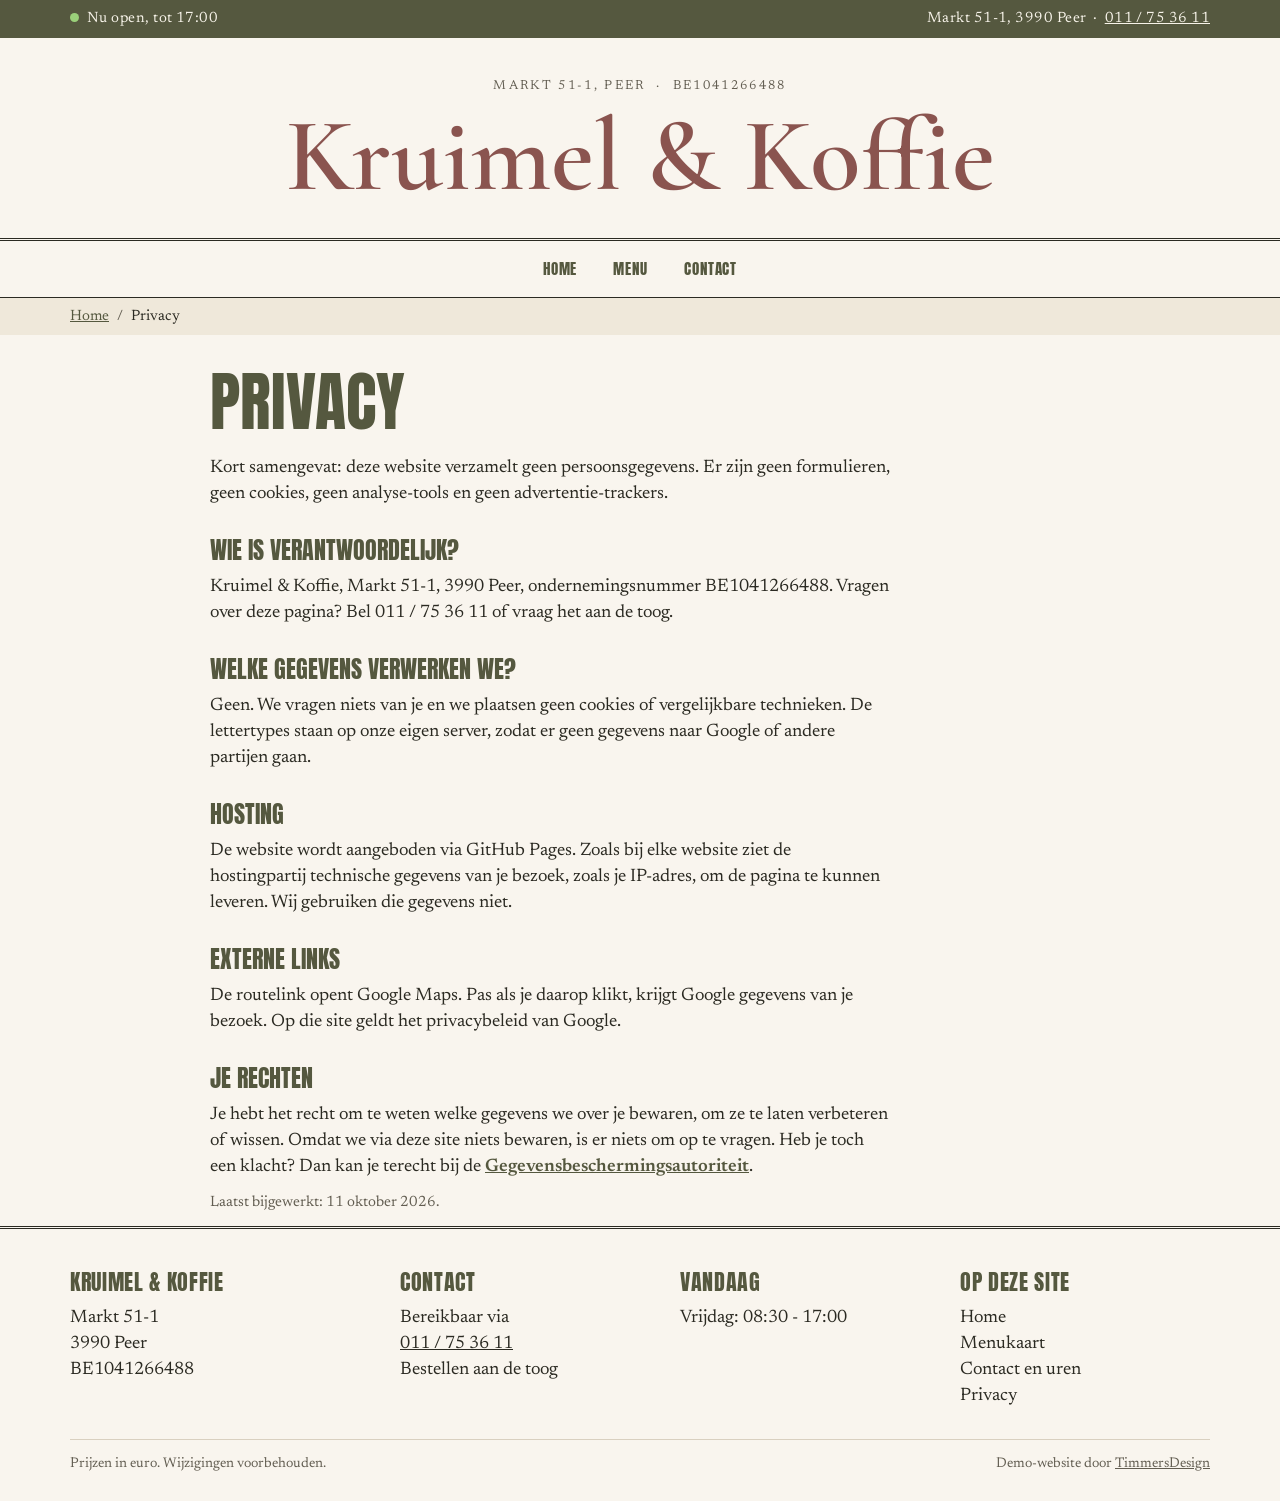
<file: privacy.html>
<!doctype html>
<html lang="nl">
<head>
<meta charset="utf-8">
<meta name="viewport" content="width=device-width,initial-scale=1">
<meta name="robots" content="noindex,nofollow">
<meta http-equiv="Content-Security-Policy" content="default-src 'self'; img-src 'self' data:; style-src 'self'; script-src 'self'; font-src 'self'; object-src 'none'; base-uri 'self'; form-action 'none'">
<meta name="referrer" content="strict-origin-when-cross-origin">
<meta name="theme-color" content="#55583f">
<title>Privacy | Kruimel &amp; Koffie Peer</title>
<meta name="description" content="Hoe Kruimel &amp; Koffie omgaat met je gegevens: geen cookies, geen tracking en geen formulieren op deze website.">
<link rel="canonical" href="https://timmersdesign.be/demo-kruimel-koffie/privacy.html">
<link rel="icon" href="assets/favicon.svg" type="image/svg+xml">
<meta property="og:type" content="website">
<meta property="og:site_name" content="Kruimel &amp; Koffie">
<meta property="og:locale" content="nl_BE">
<meta property="og:title" content="Privacy | Kruimel &amp; Koffie Peer">
<meta property="og:description" content="Hoe Kruimel &amp; Koffie omgaat met je gegevens: geen cookies, geen tracking en geen formulieren op deze website.">
<meta property="og:url" content="https://timmersdesign.be/demo-kruimel-koffie/privacy.html">
<meta property="og:image" content="https://timmersdesign.be/demo-kruimel-koffie/assets/og.png">
<meta property="og:image:width" content="1200">
<meta property="og:image:height" content="630">
<meta property="og:image:alt" content="Kruimel &amp; Koffie, ontbijt, lunch en koffie op de Markt in Peer">
<meta name="twitter:card" content="summary_large_image">
<meta name="twitter:title" content="Privacy | Kruimel &amp; Koffie Peer">
<meta name="twitter:description" content="Hoe Kruimel &amp; Koffie omgaat met je gegevens: geen cookies, geen tracking en geen formulieren op deze website.">
<meta name="twitter:image" content="https://timmersdesign.be/demo-kruimel-koffie/assets/og.png">
<link rel="preload" href="assets/fonts/anton-latin-400-normal.woff2" as="font" type="font/woff2" crossorigin><link rel="preload" href="assets/fonts/newsreader-latin-400-normal.woff2" as="font" type="font/woff2" crossorigin><link rel="preload" href="assets/fonts/cormorant-garamond-latin-600-normal.woff2" as="font" type="font/woff2" crossorigin>
<link rel="stylesheet" href="assets/style.css">

</head><body>
<a class="skip" href="#main">Ga naar de inhoud</a>
<div class="bar"><div class="wrap"><span id="status" role="status"><i class="dot" aria-hidden="true"></i>Ma-vr 08:30 - 17:00, za 08:30 - 14:00</span><span>Markt 51-1, 3990 Peer &nbsp;·&nbsp; <a href="tel:+3211753611">011 / 75 36 11</a></span></div></div>
<header class="mast"><div class="wrap">
 <small>Markt 51-1, Peer &nbsp;·&nbsp; BE1041266488</small>
 <p class="brand"><a href="index.html">Kruimel &amp; Koffie</a></p>
 
</div></header>
<nav class="main" aria-label="Hoofdmenu"><div class="wrap"><a href="index.html">Home</a><a href="menu.html">Menu</a><a href="contact.html">Contact</a></div></nav>
<nav class="crumbs" aria-label="Kruimelpad"><ol><li><a href="index.html">Home</a></li><li aria-current="page">Privacy</li></ol></nav>
<main id="main">
<div class="wrap narrow prose">
 <h1 class="ph">Privacy</h1>
 <p>Kort samengevat: deze website verzamelt geen persoonsgegevens. Er zijn geen formulieren, geen cookies, geen analyse-tools en geen advertentie-trackers.</p>
 <h2>Wie is verantwoordelijk?</h2>
 <p>Kruimel & Koffie, Markt 51-1, 3990 Peer, ondernemingsnummer BE1041266488. Vragen over deze pagina? Bel 011 / 75 36 11 of vraag het aan de toog.</p>
 <h2>Welke gegevens verwerken we?</h2>
 <p>Geen. We vragen niets van je en we plaatsen geen cookies of vergelijkbare technieken. De lettertypes staan op onze eigen server, zodat er geen gegevens naar Google of andere partijen gaan.</p>
 <h2>Hosting</h2>
 <p>De website wordt aangeboden via GitHub Pages. Zoals bij elke website ziet de hostingpartij technische gegevens van je bezoek, zoals je IP-adres, om de pagina te kunnen leveren. Wij gebruiken die gegevens niet.</p>
 <h2>Externe links</h2>
 <p>De routelink opent Google Maps. Pas als je daarop klikt, krijgt Google gegevens van je bezoek. Op die site geldt het privacybeleid van Google.</p>
 <h2>Je rechten</h2>
 <p>Je hebt het recht om te weten welke gegevens we over je bewaren, om ze te laten verbeteren of wissen. Omdat we via deze site niets bewaren, is er niets om op te vragen. Heb je toch een klacht? Dan kan je terecht bij de <a href="https://www.gegevensbeschermingsautoriteit.be" rel="noopener noreferrer">Gegevensbeschermingsautoriteit</a>.</p>
 <p class="small">Laatst bijgewerkt: 11 oktober 2026.</p>
</div>
</main>
<footer><div class="wrap">
 <div class="fgrid">
  <div><h2>Kruimel &amp; Koffie</h2><address>Markt 51-1<br>3990 Peer<br>BE1041266488</address></div>
  <div><h2>Contact</h2><p>Bereikbaar via<br><a href="tel:+3211753611">011 / 75 36 11</a><br>Bestellen aan de toog</p></div>
  <div><h2>Vandaag</h2><p id="today">Ma-vr 08:30 - 17:00, za 08:30 - 14:00, zo gesloten</p></div>
  <div><h2>Op deze site</h2><ul class="flinks"><li><a href="index.html">Home</a></li><li><a href="menu.html">Menukaart</a></li><li><a href="contact.html">Contact en uren</a></li><li><a href="privacy.html">Privacy</a></li></ul></div>
 </div>
 <div class="credit"><span>Prijzen in euro. Wijzigingen voorbehouden.</span><span>Demo-website door <a href="https://timmersdesign.be" rel="noopener noreferrer">TimmersDesign</a></span></div>
</div></footer>
<script src="assets/site.js" defer></script>
</body>
</html>
</file>
<file: assets/style.css>
@font-face{font-family:Anton;font-weight:400;font-display:swap;src:url(fonts/anton-latin-400-normal.woff2) format("woff2")}
@font-face{font-family:Newsreader;font-weight:400;font-style:normal;font-display:swap;src:url(fonts/newsreader-latin-400-normal.woff2) format("woff2")}
@font-face{font-family:Newsreader;font-weight:400;font-style:italic;font-display:swap;src:url(fonts/newsreader-latin-400-italic.woff2) format("woff2")}
@font-face{font-family:Newsreader;font-weight:600;font-style:normal;font-display:swap;src:url(fonts/newsreader-latin-600-normal.woff2) format("woff2")}
@font-face{font-family:"Cormorant Garamond";font-weight:600;font-style:normal;font-display:swap;src:url(fonts/cormorant-garamond-latin-600-normal.woff2) format("woff2")}
@font-face{font-family:"Cormorant Garamond";font-weight:600;font-style:italic;font-display:swap;src:url(fonts/cormorant-garamond-latin-600-italic.woff2) format("woff2")}
:root{--paper:#f9f5ee;--ink:#2b2a22;--olive:#55583f;--rose:#a36b66;--rose-d:#8a544f;--line:#d9d0c0;--soft:#efe8da;--mute:#625d51}
*{box-sizing:border-box;margin:0;padding:0}
html{scroll-behavior:smooth;scroll-padding-top:70px}
@media(prefers-reduced-motion:reduce){html{scroll-behavior:auto}}
body{background:var(--paper);color:var(--ink);font-family:Newsreader,Georgia,serif;font-size:18px;line-height:1.45}
a{color:inherit}
:focus-visible{outline:3px solid var(--rose-d);outline-offset:2px}
.sr{position:absolute;width:1px;height:1px;overflow:hidden;clip:rect(0 0 0 0);white-space:nowrap}
.skip{position:absolute;left:12px;top:-60px;background:var(--ink);color:#fff;padding:10px 16px;z-index:100;text-decoration:none}
.skip:focus{top:8px}
.wrap{max-width:1180px;margin:0 auto;padding:0 20px}
.narrow{max-width:900px}
.bar{background:var(--olive);color:#f7f3e9;font-size:15px;letter-spacing:.03em}
.bar .wrap{display:flex;justify-content:space-between;gap:12px;padding:8px 20px;flex-wrap:wrap}
.dot{display:inline-block;width:9px;height:9px;border-radius:50%;background:#9ad07a;margin-right:8px}
.dot.closed{background:#f0a090}
.mast{text-align:center;padding:34px 0 10px;border-bottom:3px double var(--ink)}
.mast small{font-size:13px;letter-spacing:.18em;text-transform:uppercase;color:var(--mute)}
.mast h1,.mast .brand{font-family:"Cormorant Garamond",Georgia,serif;font-weight:600;font-size:clamp(46px,9vw,104px);color:var(--rose-d);line-height:1;margin:6px 0 10px}
.mast .brand a{text-decoration:none}
.mast .tag{font-style:italic;color:#4f4a40;padding-bottom:14px}
.mast .brand{padding-bottom:10px}
nav.main{border-bottom:1px solid var(--ink)}
nav.main .wrap{display:flex;gap:6px;justify-content:center;padding:10px 20px}
nav.main a,nav.idx a{font-family:Anton,Impact,sans-serif;text-transform:uppercase;letter-spacing:.06em;font-size:15px;text-decoration:none;white-space:nowrap;padding:6px 14px;border:1px solid transparent;color:var(--olive)}
nav.main a:hover,nav.main a[aria-current],nav.idx a:hover,nav.idx a.on{border-color:var(--olive);background:var(--olive);color:var(--paper)}
nav.idx{position:sticky;top:0;z-index:20;background:var(--paper);border-bottom:1px solid var(--ink)}
nav.idx .wrap{display:flex;gap:6px;overflow-x:auto;padding:10px 20px;scrollbar-width:none}
.crumbs{background:var(--soft);font-size:15px}
.crumbs ol{list-style:none;display:flex;gap:8px;max-width:1180px;margin:0 auto;padding:8px 20px}
.crumbs li+li::before{content:"/";margin-right:8px;color:var(--mute)}
.crumbs a{color:var(--olive)}
.hero{display:grid;grid-template-columns:1.4fr 1fr;border-bottom:1px solid var(--ink)}
.hero .lead{padding:36px 36px 36px 0;border-right:1px solid var(--ink)}
.kicker{display:block;font-size:13px;letter-spacing:.18em;text-transform:uppercase;color:var(--rose-d);font-weight:600}
.hero h2{font-family:Anton,Impact,sans-serif;font-weight:400;text-transform:uppercase;color:var(--olive);font-size:clamp(36px,5vw,64px);line-height:1.02;margin:10px 0 16px}
.hero p{max-width:52ch;margin-bottom:14px}
.btn{display:inline-block;font-family:Anton,Impact,sans-serif;text-transform:uppercase;letter-spacing:.06em;background:var(--rose-d);color:#fff;text-decoration:none;padding:12px 20px;font-size:16px;margin:6px 8px 0 0;border:2px solid var(--rose-d)}
.btn:hover{background:var(--ink);border-color:var(--ink)}
.btn.alt{background:transparent;color:var(--olive);border-color:var(--olive)}
.btn.alt:hover{background:var(--olive);color:#fff}
.hero aside{padding:36px 0 36px 36px}
.hero aside h2,.two h2,footer h2{font-family:Anton,Impact,sans-serif;font-weight:400;text-transform:uppercase;font-size:22px;color:var(--olive);margin:0 0 10px;letter-spacing:.03em;line-height:1.2}
table.uren{width:100%;border-collapse:collapse;font-size:17px}
table.uren th,table.uren td{padding:5px 0;border-bottom:1px dotted var(--line);font-weight:400;text-align:left}
table.uren td{text-align:right}
table.uren tr.today th,table.uren tr.today td{font-weight:600;color:var(--rose-d)}
.note{margin-top:18px;padding:14px;background:var(--soft);font-size:16px;border-left:4px solid var(--rose-d)}
.block{padding:38px 0 8px}
.sech{font-family:Anton,Impact,sans-serif;font-weight:400;text-transform:uppercase;font-size:clamp(30px,4vw,44px);color:var(--olive);border-bottom:3px double var(--ink);padding-bottom:6px;margin-bottom:18px;line-height:1.1}
.favs{list-style:none;display:grid;grid-template-columns:repeat(auto-fit,minmax(230px,1fr));gap:0;border-top:1px solid var(--line)}
.favs li{padding:18px 20px 18px 0;border-bottom:1px solid var(--line)}
.favs h3{font-family:"Cormorant Garamond",Georgia,serif;font-size:28px;color:var(--rose-d);margin:2px 0 4px}
.favs p{font-size:16px;color:#4f4a40;margin-bottom:8px}
.favs .more{font-size:15px;color:var(--olive);font-weight:600}
.cards{list-style:none;display:grid;grid-template-columns:repeat(auto-fit,minmax(210px,1fr));gap:12px}
.cards a{display:block;height:100%;padding:16px;border:1px solid var(--ink);text-decoration:none;background:#fff}
.cards a:hover{background:var(--olive);color:#fff}
.cards strong{display:block;font-family:Anton,Impact,sans-serif;font-weight:400;text-transform:uppercase;letter-spacing:.05em;font-size:20px;margin-bottom:4px}
.cards span{font-size:15px;display:block}
.menuhead{padding:30px 0 4px}
.menuhead h1,.ph{font-family:Anton,Impact,sans-serif;font-weight:400;text-transform:uppercase;font-size:clamp(36px,6vw,64px);color:var(--olive);line-height:1.05}
.menuhead p{color:#4f4a40;margin-top:6px}
.ph{padding:34px 0 18px}
.find{padding:20px 0 8px;display:flex;gap:12px;align-items:center;flex-wrap:wrap}
.find input{flex:1;min-width:220px;font:inherit;padding:12px 14px;border:1px solid var(--ink);background:#fff;border-radius:0}
.find span{font-size:15px;color:var(--mute)}
section.cat{padding:34px 0 10px;border-bottom:1px solid var(--ink)}
section.cat>header{display:flex;align-items:baseline;justify-content:space-between;gap:20px;flex-wrap:wrap;border-bottom:3px double var(--ink);padding-bottom:8px;margin-bottom:6px}
section.cat h2{font-family:Anton,Impact,sans-serif;font-weight:400;text-transform:uppercase;font-size:clamp(34px,5vw,56px);color:var(--olive);line-height:1}
section.cat header em{color:#4f4a40;max-width:46ch;text-align:right}
.cols{columns:2 340px;column-gap:44px;column-rule:1px solid var(--line)}
.grp{break-inside:avoid-column;padding:14px 0 10px}
.grp h3{font-family:"Cormorant Garamond",Georgia,serif;font-size:27px;font-weight:600;color:var(--rose-d);margin-bottom:4px}
.grp .sub{font-size:15px;color:var(--mute);font-style:italic;margin:-2px 0 4px}
.it{break-inside:avoid;padding:5px 0}
.it .row{display:flex;align-items:baseline;gap:8px}
.it .n{font-weight:600}
.it .dots{flex:1;border-bottom:2px dotted var(--line);transform:translateY(-4px);min-width:16px}
.it .p{font-variant-numeric:tabular-nums;white-space:nowrap}
.it .d{font-size:15px;color:var(--mute);font-style:italic;margin-top:-1px}
.hide{display:none!important}
.pull{font-family:"Cormorant Garamond",Georgia,serif;font-style:italic;font-weight:600;font-size:clamp(24px,3.4vw,38px);line-height:1.2;text-align:center;color:var(--olive);padding:46px 0;border-bottom:1px solid var(--ink);margin-top:20px}
.pull small{display:block;font-family:Newsreader,Georgia,serif;font-style:normal;font-weight:400;font-size:13px;letter-spacing:.14em;text-transform:uppercase;color:var(--mute);margin-top:10px}
.two{display:grid;grid-template-columns:1fr 1fr;gap:44px;padding-bottom:40px}
.two h2{margin-top:22px}
.two h2:first-child{margin-top:0}
.two p,.two address{margin-bottom:10px;font-style:normal}
.two a{color:var(--olive);font-weight:600}
.two a.btn{color:#fff}
.live{font-weight:600;color:var(--rose-d)}
.small{font-size:15px;color:var(--mute)}
.prose h2{font-family:Anton,Impact,sans-serif;font-weight:400;text-transform:uppercase;font-size:24px;color:var(--olive);margin:26px 0 6px}
.prose p{margin-bottom:10px;max-width:68ch}
.prose a{color:var(--olive);font-weight:600}
.narrow>p{margin-bottom:12px}
footer{padding:40px 0 26px;border-top:3px double var(--ink);margin-top:0}
.fgrid{display:grid;grid-template-columns:1.2fr 1fr 1fr 1fr;gap:30px}
footer address{font-style:normal}
.flinks{list-style:none}
.flinks a{text-decoration:none}.flinks a:hover{text-decoration:underline}
.credit{margin-top:30px;padding-top:14px;border-top:1px solid var(--line);font-size:14px;color:var(--mute);display:flex;justify-content:space-between;gap:10px;flex-wrap:wrap}
@media(max-width:820px){
 body{font-size:17px}
 .hero{grid-template-columns:1fr}
 .hero .lead{border-right:0;padding:28px 0 8px}
 .hero aside{padding:8px 0 28px}
 section.cat header em{text-align:left}
 .two{grid-template-columns:1fr;gap:10px}
 .fgrid{grid-template-columns:1fr 1fr}
}
@media(max-width:520px){.fgrid{grid-template-columns:1fr}nav.main .wrap{justify-content:flex-start;overflow-x:auto}}
</file>
